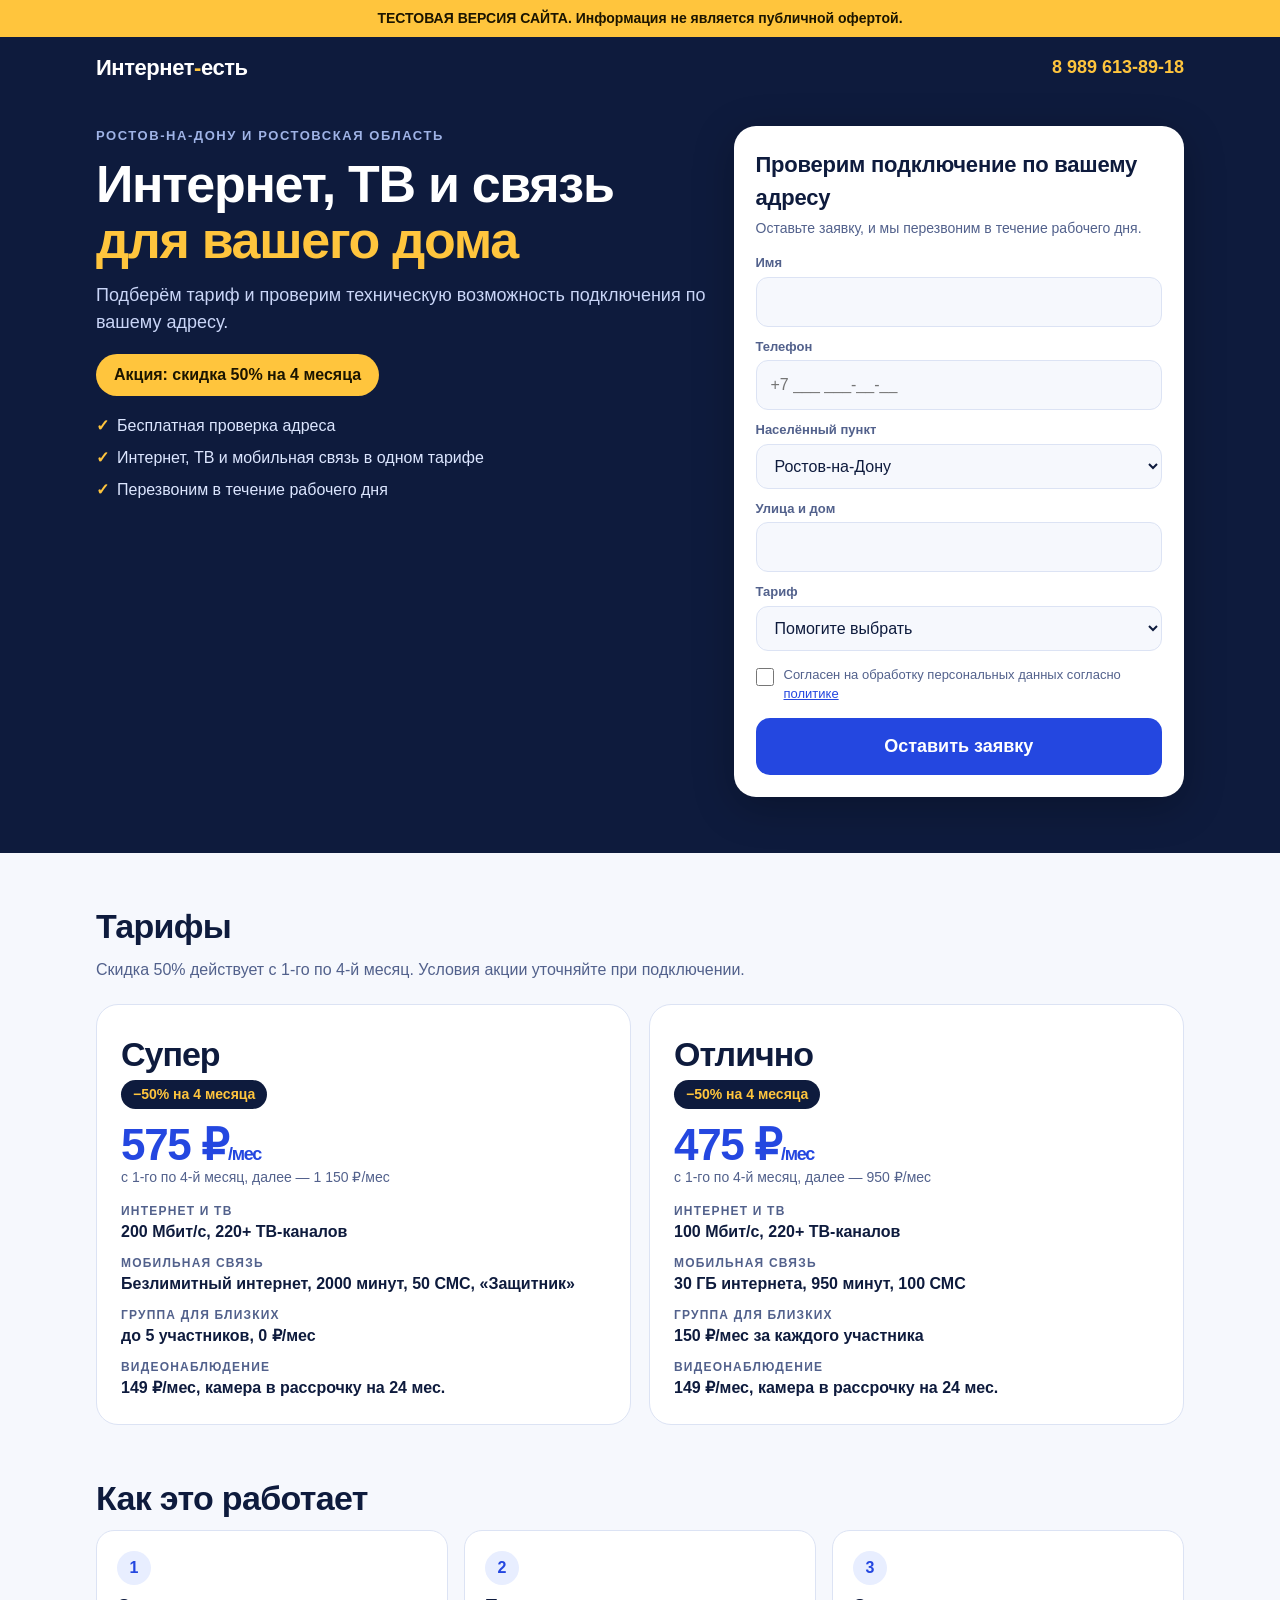
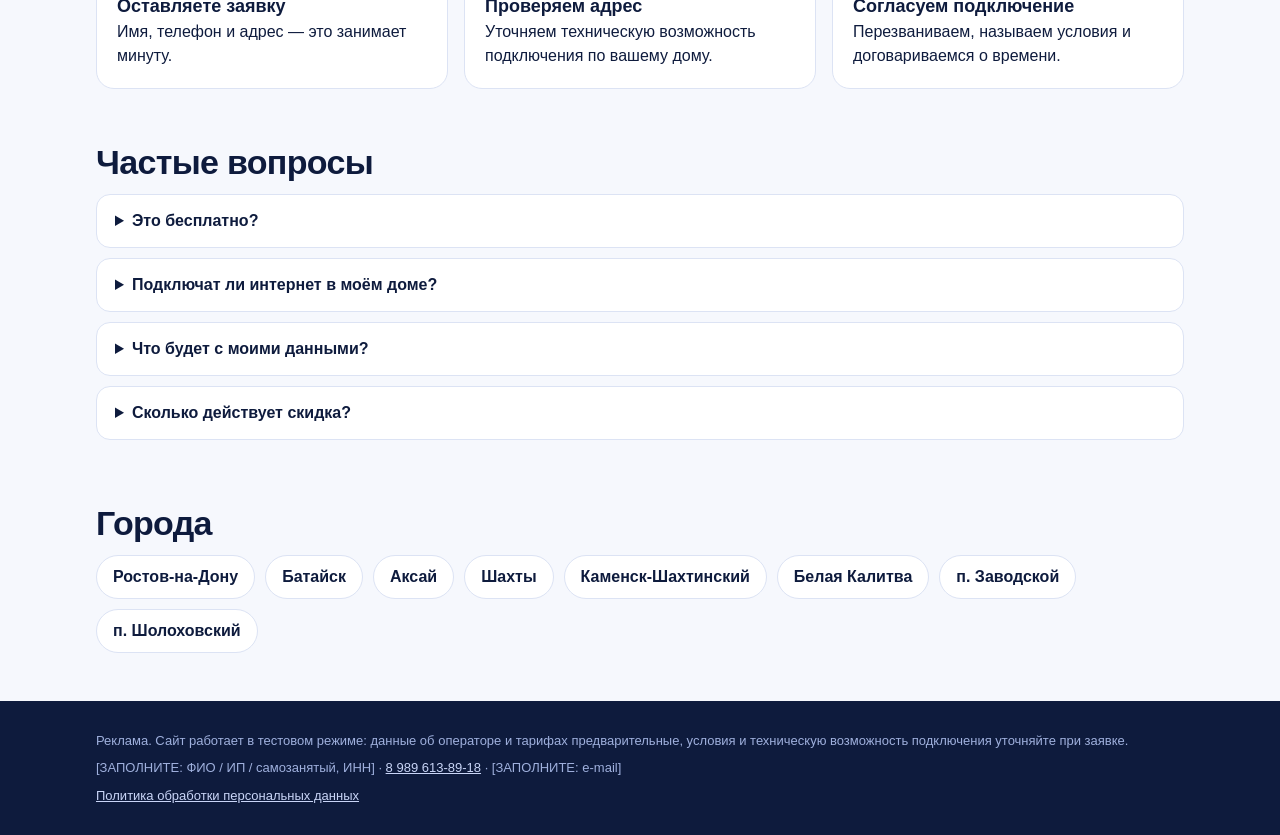
<file: index.html>
<!doctype html><html lang="ru"><head><meta charset="utf-8">
<meta name="viewport" content="width=device-width,initial-scale=1">
<meta name="robots" content="noindex,nofollow">
<title>Домашний интернет и ТВ в Ростове-на-Дону и области — заявка на подключение | Интернет-есть</title><meta name="description" content="Оставьте заявку на подключение домашнего интернета и ТВ в Ростове-на-Дону. Проверим подключение по вашему адресу и перезвоним.">
<link rel="stylesheet" href="style.css"></head><body>
<div class="test">ТЕСТОВАЯ ВЕРСИЯ САЙТА. Информация не является публичной офертой.</div>
<header><div class="wrap"><a class="logo" href="index.html">Интернет<b>-</b>есть</a><a class="tel" href="tel:+79896138918">8 989 613-89-18</a></div></header>
<main>
<section class="hero"><div class="wrap"><div>
<div class="tag">Ростов-на-Дону и Ростовская область</div><h1>Интернет, ТВ и связь<br><span>для вашего дома</span></h1>
<p class="lead">Подберём тариф и проверим техническую возможность подключения по вашему адресу.</p>
<span class="pill">Акция: скидка 50% на 4 месяца</span>
<ul><li>Бесплатная проверка адреса</li><li>Интернет, ТВ и мобильная связь в одном тарифе</li><li>Перезвоним в течение рабочего дня</li></ul></div>
<form class="form" id="lead-form" novalidate>
<h2>Проверим подключение по вашему адресу</h2>
<p class="sub">Оставьте заявку, и мы перезвоним в течение рабочего дня.</p>
<label for="n">Имя</label><input id="n" name="name" type="text" autocomplete="name" required>
<label for="p">Телефон</label><input id="p" name="phone" type="tel" inputmode="tel" autocomplete="tel" placeholder="+7 ___ ___-__-__" required>
<label for="c">Населённый пункт</label><select id="c" name="city"><option selected>Ростов-на-Дону</option><option>Батайск</option><option>Аксай</option><option>Шахты</option><option>Каменск-Шахтинский</option><option>Белая Калитва</option><option>п. Заводской</option><option>п. Шолоховский</option><option>Другой населённый пункт Ростовской области</option></select>
<label for="a">Улица и дом</label><input id="a" name="address" type="text" autocomplete="street-address" required>
<label for="t">Тариф</label><select id="t" name="tariff"><option value="Помогите выбрать">Помогите выбрать</option><option value="Супер">Супер — 575 ₽/мес первые 4 мес.</option><option value="Отлично">Отлично — 475 ₽/мес первые 4 мес.</option></select>
<input class="hp" name="website" type="text" tabindex="-1" autocomplete="off" aria-hidden="true">
<label class="chk"><input type="checkbox" name="consent" value="1"><span>Согласен на обработку персональных данных согласно <a href="politika.html" target="_blank">политике</a></span></label>
<button class="cta" type="submit">Оставить заявку</button>
<div id="msg" class="msg" role="status" aria-live="polite"></div>
</form>
</div></section>
<section class="blk" id="tarify"><div class="wrap"><h2 class="t">Тарифы</h2><p class="sub2">Скидка 50% действует с 1-го по 4-й месяц. Условия акции уточняйте при подключении.</p><div class="cards"><article class="tc"><div><div class="nm">Супер</div><span class="chip">−50% на 4 месяца</span></div>
<div><div class="pr">575&nbsp;₽<small>/мес</small></div><div class="then">с 1-го по 4-й месяц, далее — 1 150&nbsp;₽/мес</div></div><dl><div><dt>Интернет и ТВ</dt><dd>200 Мбит/с, 220+ ТВ‑каналов</dd></div><div><dt>Мобильная связь</dt><dd>Безлимитный интернет, 2000 минут, 50 СМС, «Защитник»</dd></div><div><dt>Группа для близких</dt><dd>до 5 участников, 0 ₽/мес</dd></div><div><dt>Видеонаблюдение</dt><dd>149 ₽/мес, камера в рассрочку на 24 мес.</dd></div></dl></article><article class="tc"><div><div class="nm">Отлично</div><span class="chip">−50% на 4 месяца</span></div>
<div><div class="pr">475&nbsp;₽<small>/мес</small></div><div class="then">с 1-го по 4-й месяц, далее — 950&nbsp;₽/мес</div></div><dl><div><dt>Интернет и ТВ</dt><dd>100 Мбит/с, 220+ ТВ‑каналов</dd></div><div><dt>Мобильная связь</dt><dd>30 ГБ интернета, 950 минут, 100 СМС</dd></div><div><dt>Группа для близких</dt><dd>150 ₽/мес за каждого участника</dd></div><div><dt>Видеонаблюдение</dt><dd>149 ₽/мес, камера в рассрочку на 24 мес.</dd></div></dl></article></div></div></section>
<section class="blk" style="padding-top:0"><div class="wrap"><h2 class="t">Как это работает</h2><div class="steps">
<div class="st"><b>Оставляете заявку</b>Имя, телефон и адрес — это занимает минуту.</div>
<div class="st"><b>Проверяем адрес</b>Уточняем техническую возможность подключения по вашему дому.</div>
<div class="st"><b>Согласуем подключение</b>Перезваниваем, называем условия и договариваемся о времени.</div></div></div></section>
<section class="blk" style="padding-top:0"><div class="wrap"><h2 class="t">Частые вопросы</h2>
<details><summary>Это бесплатно?</summary><p>Заявка и проверка адреса бесплатны. Стоимость услуг указана в тарифах.</p></details>
<details><summary>Подключат ли интернет в моём доме?</summary><p>Зависит от адреса. Мы проверим техническую возможность и сообщим результат по телефону.</p></details>
<details><summary>Что будет с моими данными?</summary><p>Мы используем их только для связи по заявке. Подробнее в <a href="politika.html">политике обработки данных</a>.</p></details>
<details><summary>Сколько действует скидка?</summary><p>Скидка 50% действует с 1-го по 4-й месяц, далее применяется обычная стоимость тарифа.</p></details></div></section>
<section class="blk" style="padding-top:0"><div class="wrap"><h2 class="t">Города</h2><div class="cities"><a href="city-rostov-na-donu.html">Ростов-на-Дону</a><a href="city-bataysk.html">Батайск</a><a href="city-aksay.html">Аксай</a><a href="city-shahty.html">Шахты</a><a href="city-kamensk-shahtinskiy.html">Каменск-Шахтинский</a><a href="city-belaya-kalitva.html">Белая Калитва</a><a href="city-zavodskoy.html">п. Заводской</a><a href="city-sholohovskiy.html">п. Шолоховский</a></div></div></section>
</main>
<footer><div class="wrap"><div>Реклама. Сайт работает в тестовом режиме: данные об операторе и тарифах предварительные, условия и техническую возможность подключения уточняйте при заявке.</div>
<p>[ЗАПОЛНИТЕ: ФИО / ИП / самозанятый, ИНН] · <a href="tel:+79896138918">8 989 613-89-18</a> · [ЗАПОЛНИТЕ: e-mail]</p>
<p><a href="politika.html">Политика обработки персональных данных</a></p></div></footer>
<script src="config.js"></script><script src="app.js"></script>
</body></html>
</file>
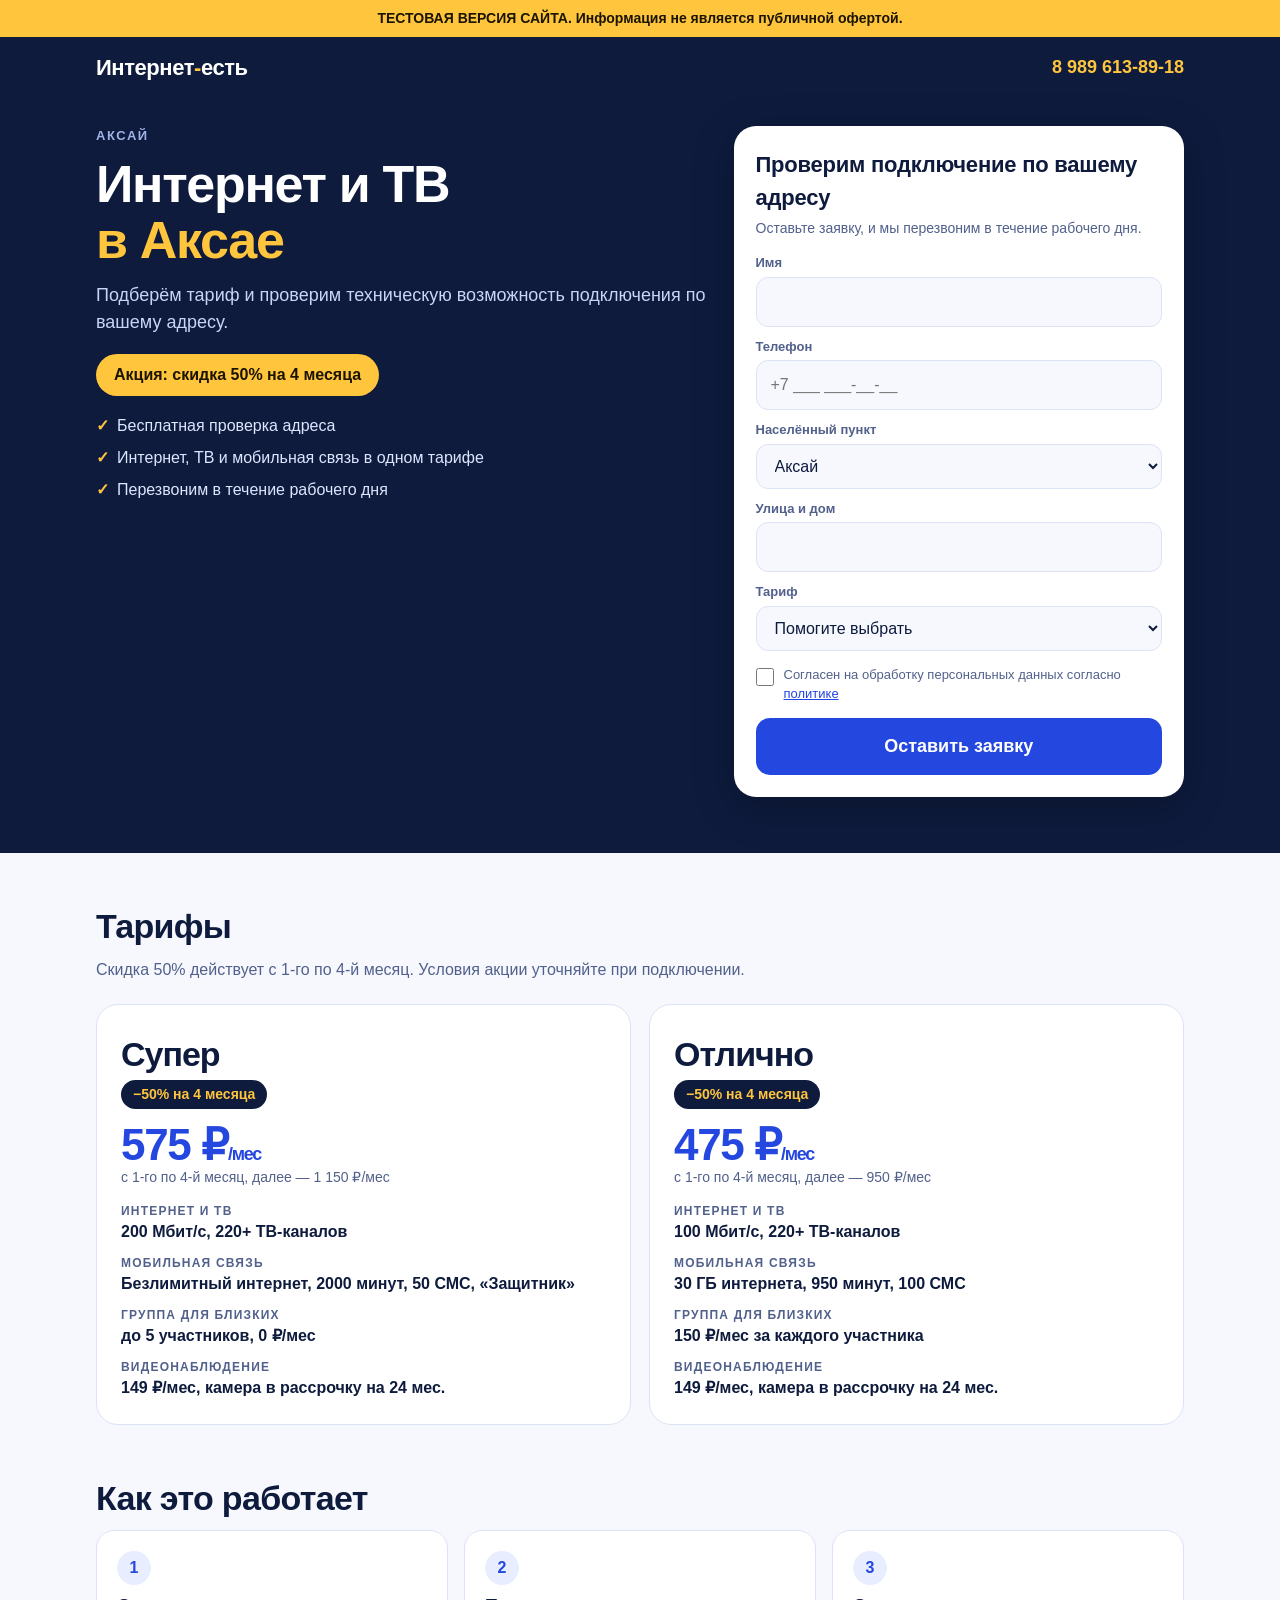
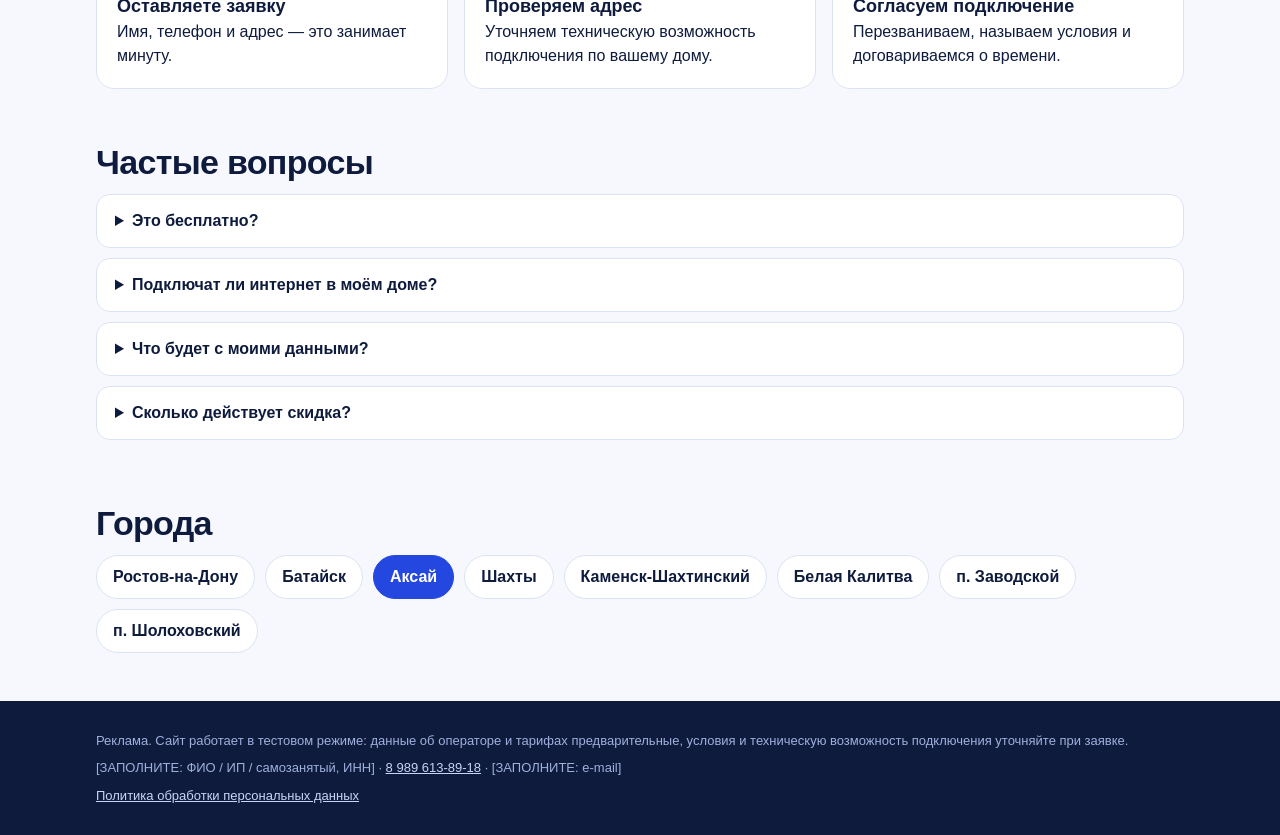
<file: city-aksay.html>
<!doctype html><html lang="ru"><head><meta charset="utf-8">
<meta name="viewport" content="width=device-width,initial-scale=1">
<meta name="robots" content="noindex,nofollow">
<title>Интернет и ТВ в Аксае — заявка на подключение | Интернет-есть</title><meta name="description" content="Оставьте заявку на подключение домашнего интернета и ТВ в Аксае. Проверим подключение по вашему адресу и перезвоним.">
<link rel="stylesheet" href="style.css"></head><body>
<div class="test">ТЕСТОВАЯ ВЕРСИЯ САЙТА. Информация не является публичной офертой.</div>
<header><div class="wrap"><a class="logo" href="index.html">Интернет<b>-</b>есть</a><a class="tel" href="tel:+79896138918">8 989 613-89-18</a></div></header>
<main>
<section class="hero"><div class="wrap"><div>
<div class="tag">Аксай</div><h1>Интернет и ТВ<br><span>в Аксае</span></h1>
<p class="lead">Подберём тариф и проверим техническую возможность подключения по вашему адресу.</p>
<span class="pill">Акция: скидка 50% на 4 месяца</span>
<ul><li>Бесплатная проверка адреса</li><li>Интернет, ТВ и мобильная связь в одном тарифе</li><li>Перезвоним в течение рабочего дня</li></ul></div>
<form class="form" id="lead-form" novalidate>
<h2>Проверим подключение по вашему адресу</h2>
<p class="sub">Оставьте заявку, и мы перезвоним в течение рабочего дня.</p>
<label for="n">Имя</label><input id="n" name="name" type="text" autocomplete="name" required>
<label for="p">Телефон</label><input id="p" name="phone" type="tel" inputmode="tel" autocomplete="tel" placeholder="+7 ___ ___-__-__" required>
<label for="c">Населённый пункт</label><select id="c" name="city"><option>Ростов-на-Дону</option><option>Батайск</option><option selected>Аксай</option><option>Шахты</option><option>Каменск-Шахтинский</option><option>Белая Калитва</option><option>п. Заводской</option><option>п. Шолоховский</option><option>Другой населённый пункт Ростовской области</option></select>
<label for="a">Улица и дом</label><input id="a" name="address" type="text" autocomplete="street-address" required>
<label for="t">Тариф</label><select id="t" name="tariff"><option value="Помогите выбрать">Помогите выбрать</option><option value="Супер">Супер — 575 ₽/мес первые 4 мес.</option><option value="Отлично">Отлично — 475 ₽/мес первые 4 мес.</option></select>
<input class="hp" name="website" type="text" tabindex="-1" autocomplete="off" aria-hidden="true">
<label class="chk"><input type="checkbox" name="consent" value="1"><span>Согласен на обработку персональных данных согласно <a href="politika.html" target="_blank">политике</a></span></label>
<button class="cta" type="submit">Оставить заявку</button>
<div id="msg" class="msg" role="status" aria-live="polite"></div>
</form>
</div></section>
<section class="blk" id="tarify"><div class="wrap"><h2 class="t">Тарифы</h2><p class="sub2">Скидка 50% действует с 1-го по 4-й месяц. Условия акции уточняйте при подключении.</p><div class="cards"><article class="tc"><div><div class="nm">Супер</div><span class="chip">−50% на 4 месяца</span></div>
<div><div class="pr">575&nbsp;₽<small>/мес</small></div><div class="then">с 1-го по 4-й месяц, далее — 1 150&nbsp;₽/мес</div></div><dl><div><dt>Интернет и ТВ</dt><dd>200 Мбит/с, 220+ ТВ‑каналов</dd></div><div><dt>Мобильная связь</dt><dd>Безлимитный интернет, 2000 минут, 50 СМС, «Защитник»</dd></div><div><dt>Группа для близких</dt><dd>до 5 участников, 0 ₽/мес</dd></div><div><dt>Видеонаблюдение</dt><dd>149 ₽/мес, камера в рассрочку на 24 мес.</dd></div></dl></article><article class="tc"><div><div class="nm">Отлично</div><span class="chip">−50% на 4 месяца</span></div>
<div><div class="pr">475&nbsp;₽<small>/мес</small></div><div class="then">с 1-го по 4-й месяц, далее — 950&nbsp;₽/мес</div></div><dl><div><dt>Интернет и ТВ</dt><dd>100 Мбит/с, 220+ ТВ‑каналов</dd></div><div><dt>Мобильная связь</dt><dd>30 ГБ интернета, 950 минут, 100 СМС</dd></div><div><dt>Группа для близких</dt><dd>150 ₽/мес за каждого участника</dd></div><div><dt>Видеонаблюдение</dt><dd>149 ₽/мес, камера в рассрочку на 24 мес.</dd></div></dl></article></div></div></section>
<section class="blk" style="padding-top:0"><div class="wrap"><h2 class="t">Как это работает</h2><div class="steps">
<div class="st"><b>Оставляете заявку</b>Имя, телефон и адрес — это занимает минуту.</div>
<div class="st"><b>Проверяем адрес</b>Уточняем техническую возможность подключения по вашему дому.</div>
<div class="st"><b>Согласуем подключение</b>Перезваниваем, называем условия и договариваемся о времени.</div></div></div></section>
<section class="blk" style="padding-top:0"><div class="wrap"><h2 class="t">Частые вопросы</h2>
<details><summary>Это бесплатно?</summary><p>Заявка и проверка адреса бесплатны. Стоимость услуг указана в тарифах.</p></details>
<details><summary>Подключат ли интернет в моём доме?</summary><p>Зависит от адреса. Мы проверим техническую возможность и сообщим результат по телефону.</p></details>
<details><summary>Что будет с моими данными?</summary><p>Мы используем их только для связи по заявке. Подробнее в <a href="politika.html">политике обработки данных</a>.</p></details>
<details><summary>Сколько действует скидка?</summary><p>Скидка 50% действует с 1-го по 4-й месяц, далее применяется обычная стоимость тарифа.</p></details></div></section>
<section class="blk" style="padding-top:0"><div class="wrap"><h2 class="t">Города</h2><div class="cities"><a href="city-rostov-na-donu.html">Ростов-на-Дону</a><a href="city-bataysk.html">Батайск</a><a href="city-aksay.html" class=cur>Аксай</a><a href="city-shahty.html">Шахты</a><a href="city-kamensk-shahtinskiy.html">Каменск-Шахтинский</a><a href="city-belaya-kalitva.html">Белая Калитва</a><a href="city-zavodskoy.html">п. Заводской</a><a href="city-sholohovskiy.html">п. Шолоховский</a></div></div></section>
</main>
<footer><div class="wrap"><div>Реклама. Сайт работает в тестовом режиме: данные об операторе и тарифах предварительные, условия и техническую возможность подключения уточняйте при заявке.</div>
<p>[ЗАПОЛНИТЕ: ФИО / ИП / самозанятый, ИНН] · <a href="tel:+79896138918">8 989 613-89-18</a> · [ЗАПОЛНИТЕ: e-mail]</p>
<p><a href="politika.html">Политика обработки персональных данных</a></p></div></footer>
<script src="config.js"></script><script src="app.js"></script>
</body></html>
</file>
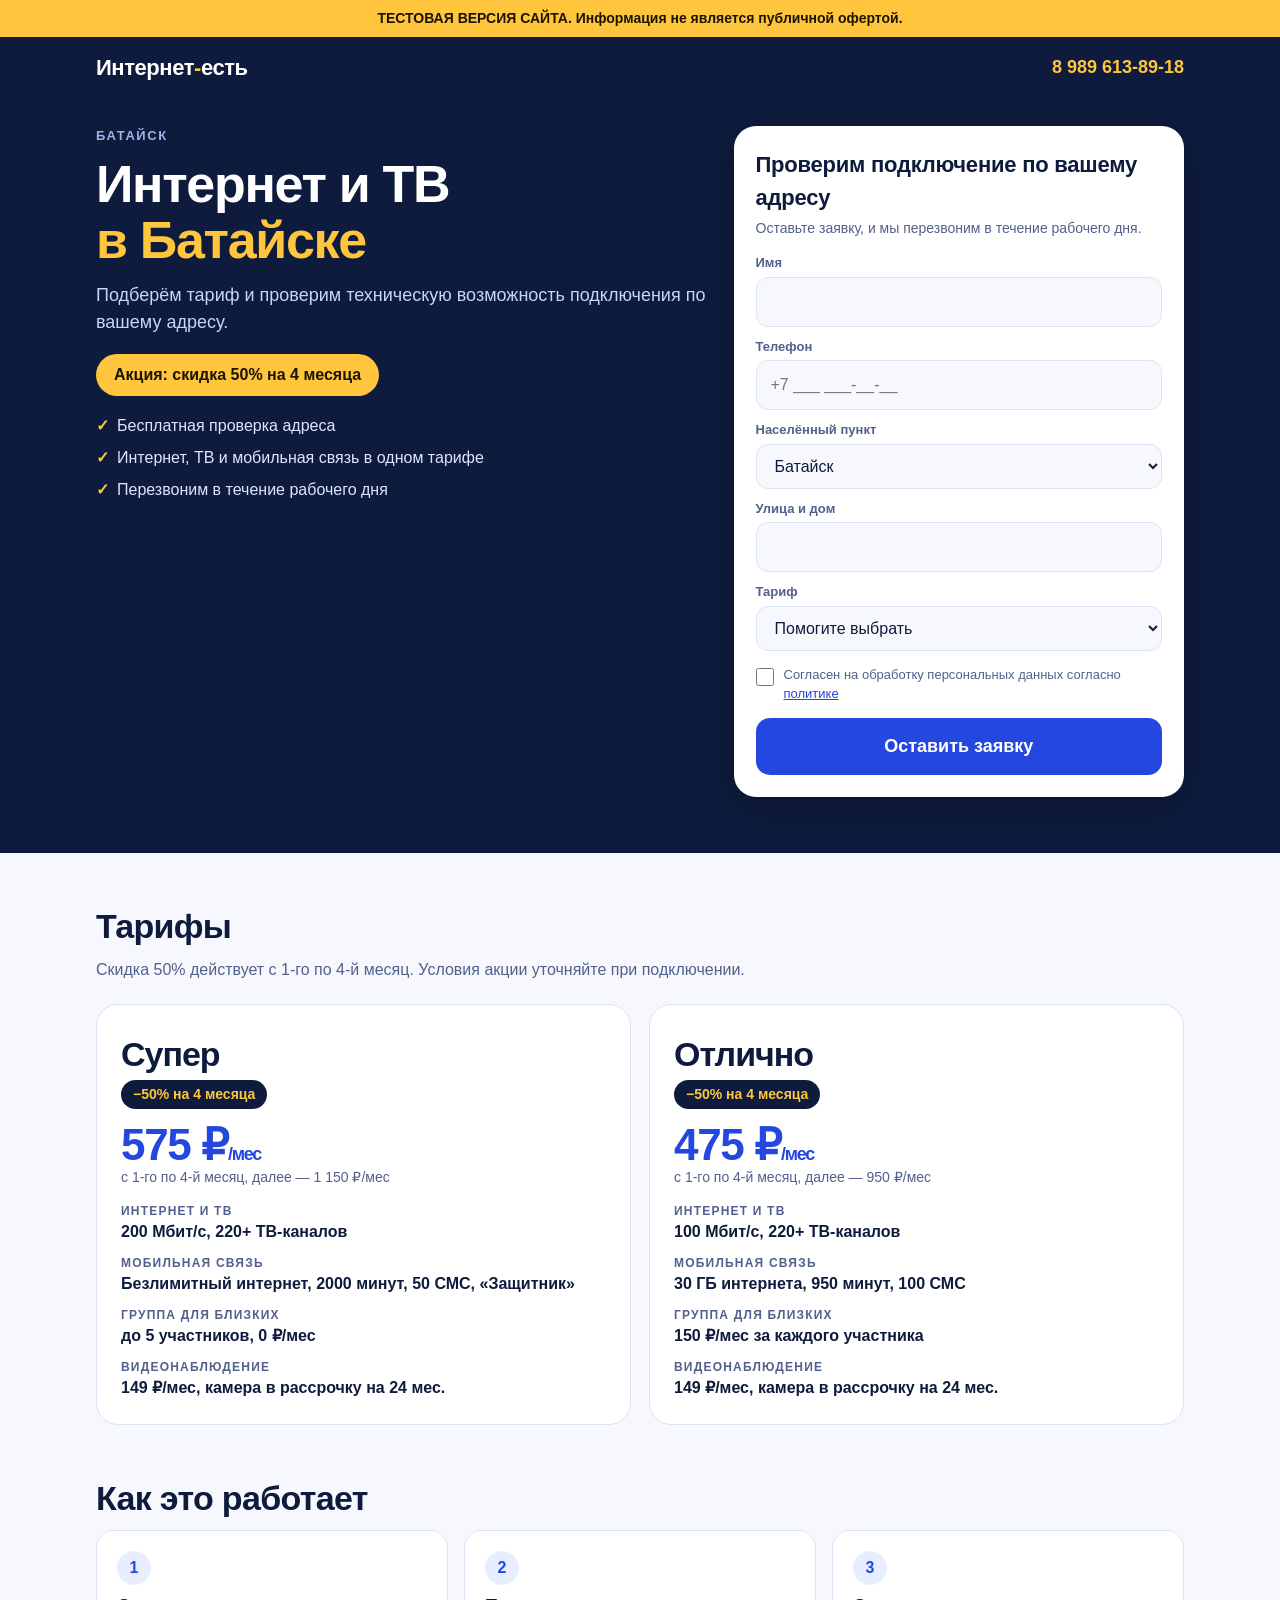
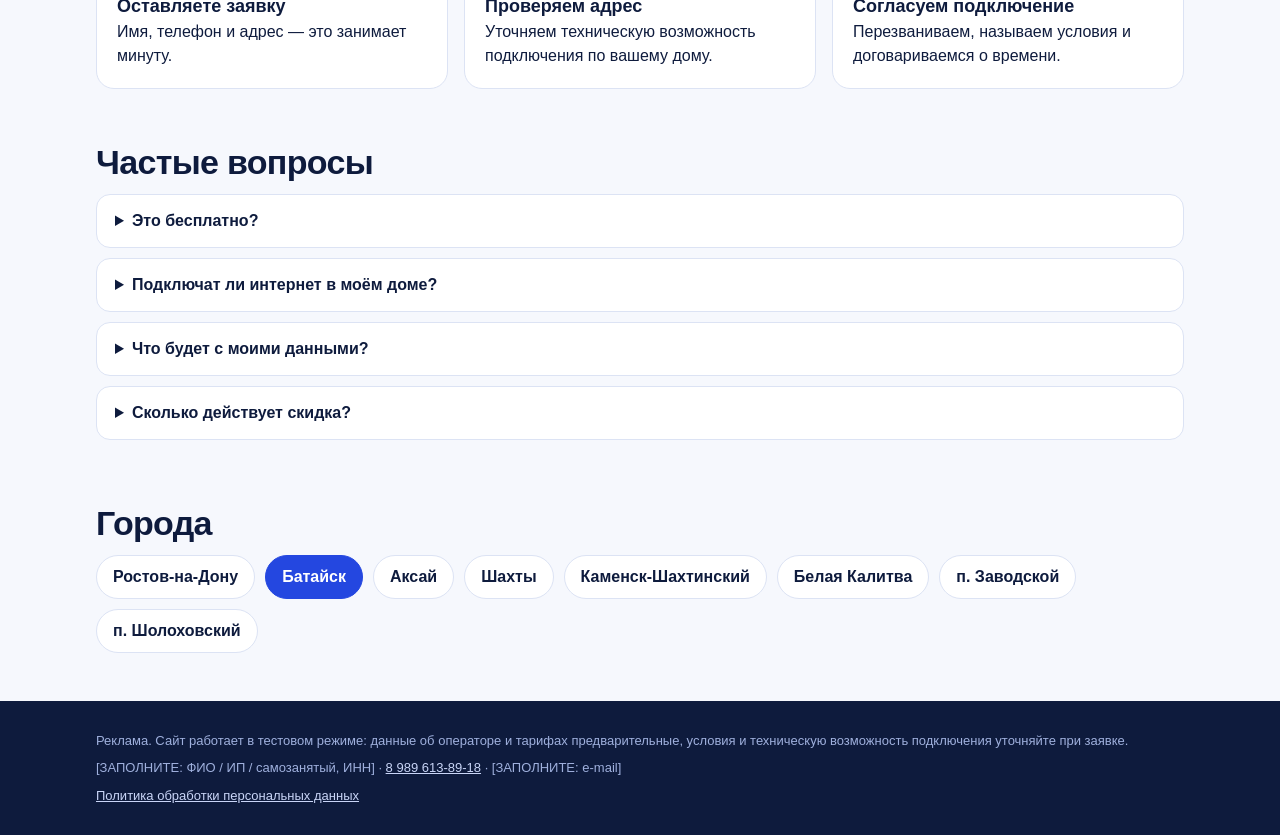
<file: city-bataysk.html>
<!doctype html><html lang="ru"><head><meta charset="utf-8">
<meta name="viewport" content="width=device-width,initial-scale=1">
<meta name="robots" content="noindex,nofollow">
<title>Интернет и ТВ в Батайске — заявка на подключение | Интернет-есть</title><meta name="description" content="Оставьте заявку на подключение домашнего интернета и ТВ в Батайске. Проверим подключение по вашему адресу и перезвоним.">
<link rel="stylesheet" href="style.css"></head><body>
<div class="test">ТЕСТОВАЯ ВЕРСИЯ САЙТА. Информация не является публичной офертой.</div>
<header><div class="wrap"><a class="logo" href="index.html">Интернет<b>-</b>есть</a><a class="tel" href="tel:+79896138918">8 989 613-89-18</a></div></header>
<main>
<section class="hero"><div class="wrap"><div>
<div class="tag">Батайск</div><h1>Интернет и ТВ<br><span>в Батайске</span></h1>
<p class="lead">Подберём тариф и проверим техническую возможность подключения по вашему адресу.</p>
<span class="pill">Акция: скидка 50% на 4 месяца</span>
<ul><li>Бесплатная проверка адреса</li><li>Интернет, ТВ и мобильная связь в одном тарифе</li><li>Перезвоним в течение рабочего дня</li></ul></div>
<form class="form" id="lead-form" novalidate>
<h2>Проверим подключение по вашему адресу</h2>
<p class="sub">Оставьте заявку, и мы перезвоним в течение рабочего дня.</p>
<label for="n">Имя</label><input id="n" name="name" type="text" autocomplete="name" required>
<label for="p">Телефон</label><input id="p" name="phone" type="tel" inputmode="tel" autocomplete="tel" placeholder="+7 ___ ___-__-__" required>
<label for="c">Населённый пункт</label><select id="c" name="city"><option>Ростов-на-Дону</option><option selected>Батайск</option><option>Аксай</option><option>Шахты</option><option>Каменск-Шахтинский</option><option>Белая Калитва</option><option>п. Заводской</option><option>п. Шолоховский</option><option>Другой населённый пункт Ростовской области</option></select>
<label for="a">Улица и дом</label><input id="a" name="address" type="text" autocomplete="street-address" required>
<label for="t">Тариф</label><select id="t" name="tariff"><option value="Помогите выбрать">Помогите выбрать</option><option value="Супер">Супер — 575 ₽/мес первые 4 мес.</option><option value="Отлично">Отлично — 475 ₽/мес первые 4 мес.</option></select>
<input class="hp" name="website" type="text" tabindex="-1" autocomplete="off" aria-hidden="true">
<label class="chk"><input type="checkbox" name="consent" value="1"><span>Согласен на обработку персональных данных согласно <a href="politika.html" target="_blank">политике</a></span></label>
<button class="cta" type="submit">Оставить заявку</button>
<div id="msg" class="msg" role="status" aria-live="polite"></div>
</form>
</div></section>
<section class="blk" id="tarify"><div class="wrap"><h2 class="t">Тарифы</h2><p class="sub2">Скидка 50% действует с 1-го по 4-й месяц. Условия акции уточняйте при подключении.</p><div class="cards"><article class="tc"><div><div class="nm">Супер</div><span class="chip">−50% на 4 месяца</span></div>
<div><div class="pr">575&nbsp;₽<small>/мес</small></div><div class="then">с 1-го по 4-й месяц, далее — 1 150&nbsp;₽/мес</div></div><dl><div><dt>Интернет и ТВ</dt><dd>200 Мбит/с, 220+ ТВ‑каналов</dd></div><div><dt>Мобильная связь</dt><dd>Безлимитный интернет, 2000 минут, 50 СМС, «Защитник»</dd></div><div><dt>Группа для близких</dt><dd>до 5 участников, 0 ₽/мес</dd></div><div><dt>Видеонаблюдение</dt><dd>149 ₽/мес, камера в рассрочку на 24 мес.</dd></div></dl></article><article class="tc"><div><div class="nm">Отлично</div><span class="chip">−50% на 4 месяца</span></div>
<div><div class="pr">475&nbsp;₽<small>/мес</small></div><div class="then">с 1-го по 4-й месяц, далее — 950&nbsp;₽/мес</div></div><dl><div><dt>Интернет и ТВ</dt><dd>100 Мбит/с, 220+ ТВ‑каналов</dd></div><div><dt>Мобильная связь</dt><dd>30 ГБ интернета, 950 минут, 100 СМС</dd></div><div><dt>Группа для близких</dt><dd>150 ₽/мес за каждого участника</dd></div><div><dt>Видеонаблюдение</dt><dd>149 ₽/мес, камера в рассрочку на 24 мес.</dd></div></dl></article></div></div></section>
<section class="blk" style="padding-top:0"><div class="wrap"><h2 class="t">Как это работает</h2><div class="steps">
<div class="st"><b>Оставляете заявку</b>Имя, телефон и адрес — это занимает минуту.</div>
<div class="st"><b>Проверяем адрес</b>Уточняем техническую возможность подключения по вашему дому.</div>
<div class="st"><b>Согласуем подключение</b>Перезваниваем, называем условия и договариваемся о времени.</div></div></div></section>
<section class="blk" style="padding-top:0"><div class="wrap"><h2 class="t">Частые вопросы</h2>
<details><summary>Это бесплатно?</summary><p>Заявка и проверка адреса бесплатны. Стоимость услуг указана в тарифах.</p></details>
<details><summary>Подключат ли интернет в моём доме?</summary><p>Зависит от адреса. Мы проверим техническую возможность и сообщим результат по телефону.</p></details>
<details><summary>Что будет с моими данными?</summary><p>Мы используем их только для связи по заявке. Подробнее в <a href="politika.html">политике обработки данных</a>.</p></details>
<details><summary>Сколько действует скидка?</summary><p>Скидка 50% действует с 1-го по 4-й месяц, далее применяется обычная стоимость тарифа.</p></details></div></section>
<section class="blk" style="padding-top:0"><div class="wrap"><h2 class="t">Города</h2><div class="cities"><a href="city-rostov-na-donu.html">Ростов-на-Дону</a><a href="city-bataysk.html" class=cur>Батайск</a><a href="city-aksay.html">Аксай</a><a href="city-shahty.html">Шахты</a><a href="city-kamensk-shahtinskiy.html">Каменск-Шахтинский</a><a href="city-belaya-kalitva.html">Белая Калитва</a><a href="city-zavodskoy.html">п. Заводской</a><a href="city-sholohovskiy.html">п. Шолоховский</a></div></div></section>
</main>
<footer><div class="wrap"><div>Реклама. Сайт работает в тестовом режиме: данные об операторе и тарифах предварительные, условия и техническую возможность подключения уточняйте при заявке.</div>
<p>[ЗАПОЛНИТЕ: ФИО / ИП / самозанятый, ИНН] · <a href="tel:+79896138918">8 989 613-89-18</a> · [ЗАПОЛНИТЕ: e-mail]</p>
<p><a href="politika.html">Политика обработки персональных данных</a></p></div></footer>
<script src="config.js"></script><script src="app.js"></script>
</body></html>
</file>
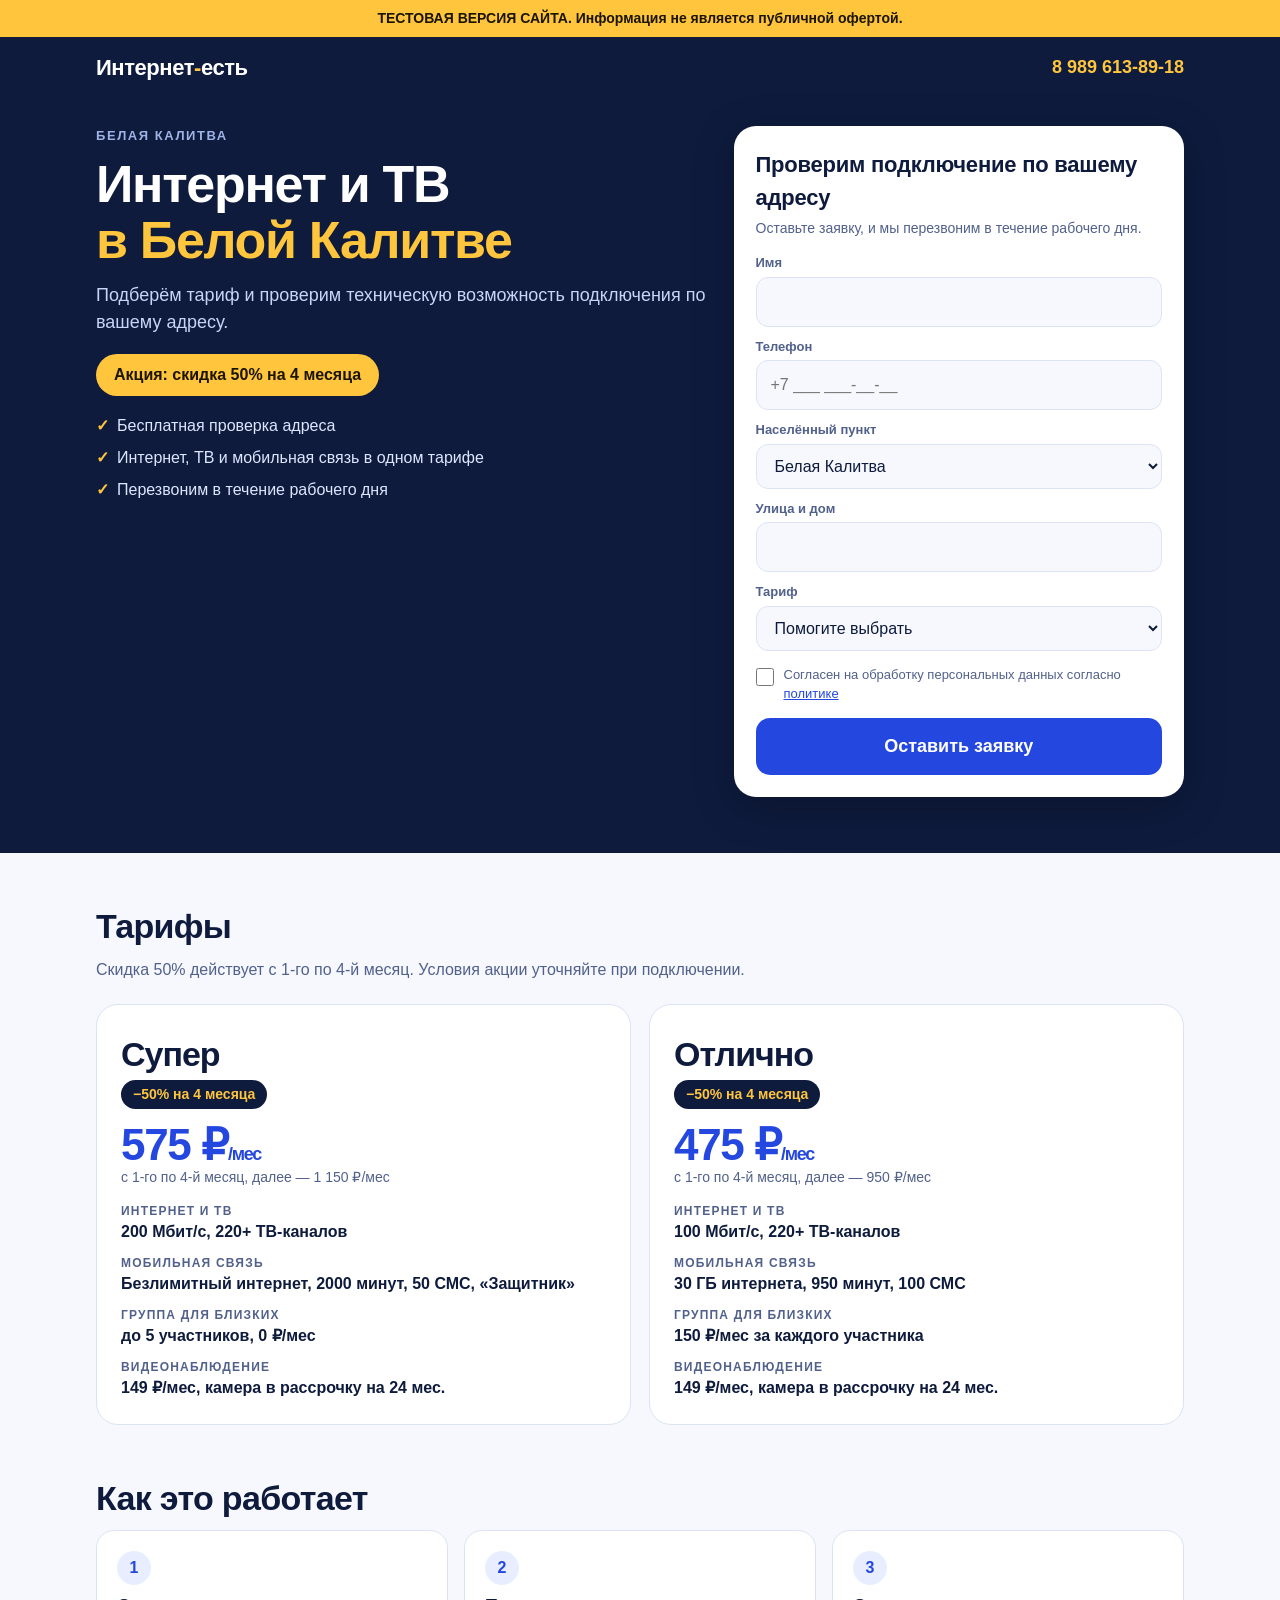
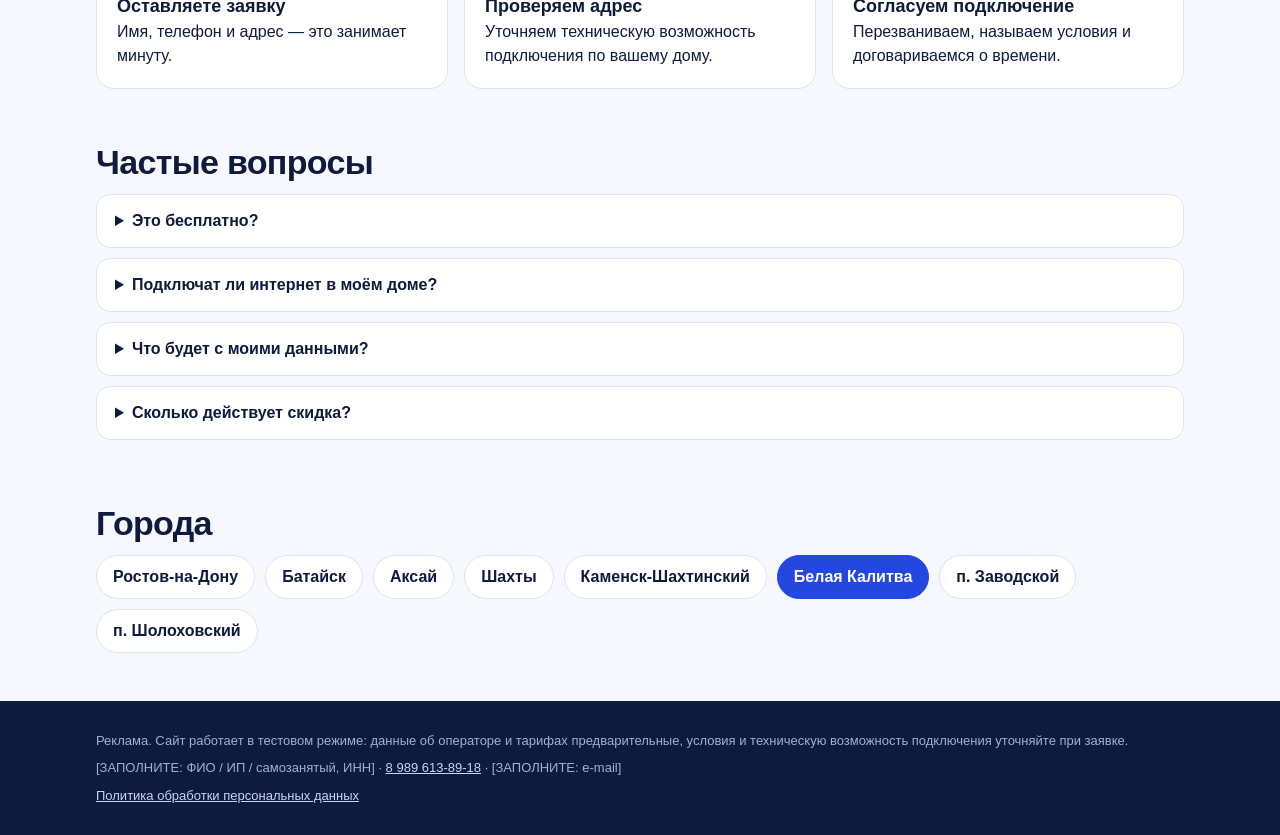
<file: city-belaya-kalitva.html>
<!doctype html><html lang="ru"><head><meta charset="utf-8">
<meta name="viewport" content="width=device-width,initial-scale=1">
<meta name="robots" content="noindex,nofollow">
<title>Интернет и ТВ в Белой Калитве — заявка на подключение | Интернет-есть</title><meta name="description" content="Оставьте заявку на подключение домашнего интернета и ТВ в Белой Калитве. Проверим подключение по вашему адресу и перезвоним.">
<link rel="stylesheet" href="style.css"></head><body>
<div class="test">ТЕСТОВАЯ ВЕРСИЯ САЙТА. Информация не является публичной офертой.</div>
<header><div class="wrap"><a class="logo" href="index.html">Интернет<b>-</b>есть</a><a class="tel" href="tel:+79896138918">8 989 613-89-18</a></div></header>
<main>
<section class="hero"><div class="wrap"><div>
<div class="tag">Белая Калитва</div><h1>Интернет и ТВ<br><span>в Белой Калитве</span></h1>
<p class="lead">Подберём тариф и проверим техническую возможность подключения по вашему адресу.</p>
<span class="pill">Акция: скидка 50% на 4 месяца</span>
<ul><li>Бесплатная проверка адреса</li><li>Интернет, ТВ и мобильная связь в одном тарифе</li><li>Перезвоним в течение рабочего дня</li></ul></div>
<form class="form" id="lead-form" novalidate>
<h2>Проверим подключение по вашему адресу</h2>
<p class="sub">Оставьте заявку, и мы перезвоним в течение рабочего дня.</p>
<label for="n">Имя</label><input id="n" name="name" type="text" autocomplete="name" required>
<label for="p">Телефон</label><input id="p" name="phone" type="tel" inputmode="tel" autocomplete="tel" placeholder="+7 ___ ___-__-__" required>
<label for="c">Населённый пункт</label><select id="c" name="city"><option>Ростов-на-Дону</option><option>Батайск</option><option>Аксай</option><option>Шахты</option><option>Каменск-Шахтинский</option><option selected>Белая Калитва</option><option>п. Заводской</option><option>п. Шолоховский</option><option>Другой населённый пункт Ростовской области</option></select>
<label for="a">Улица и дом</label><input id="a" name="address" type="text" autocomplete="street-address" required>
<label for="t">Тариф</label><select id="t" name="tariff"><option value="Помогите выбрать">Помогите выбрать</option><option value="Супер">Супер — 575 ₽/мес первые 4 мес.</option><option value="Отлично">Отлично — 475 ₽/мес первые 4 мес.</option></select>
<input class="hp" name="website" type="text" tabindex="-1" autocomplete="off" aria-hidden="true">
<label class="chk"><input type="checkbox" name="consent" value="1"><span>Согласен на обработку персональных данных согласно <a href="politika.html" target="_blank">политике</a></span></label>
<button class="cta" type="submit">Оставить заявку</button>
<div id="msg" class="msg" role="status" aria-live="polite"></div>
</form>
</div></section>
<section class="blk" id="tarify"><div class="wrap"><h2 class="t">Тарифы</h2><p class="sub2">Скидка 50% действует с 1-го по 4-й месяц. Условия акции уточняйте при подключении.</p><div class="cards"><article class="tc"><div><div class="nm">Супер</div><span class="chip">−50% на 4 месяца</span></div>
<div><div class="pr">575&nbsp;₽<small>/мес</small></div><div class="then">с 1-го по 4-й месяц, далее — 1 150&nbsp;₽/мес</div></div><dl><div><dt>Интернет и ТВ</dt><dd>200 Мбит/с, 220+ ТВ‑каналов</dd></div><div><dt>Мобильная связь</dt><dd>Безлимитный интернет, 2000 минут, 50 СМС, «Защитник»</dd></div><div><dt>Группа для близких</dt><dd>до 5 участников, 0 ₽/мес</dd></div><div><dt>Видеонаблюдение</dt><dd>149 ₽/мес, камера в рассрочку на 24 мес.</dd></div></dl></article><article class="tc"><div><div class="nm">Отлично</div><span class="chip">−50% на 4 месяца</span></div>
<div><div class="pr">475&nbsp;₽<small>/мес</small></div><div class="then">с 1-го по 4-й месяц, далее — 950&nbsp;₽/мес</div></div><dl><div><dt>Интернет и ТВ</dt><dd>100 Мбит/с, 220+ ТВ‑каналов</dd></div><div><dt>Мобильная связь</dt><dd>30 ГБ интернета, 950 минут, 100 СМС</dd></div><div><dt>Группа для близких</dt><dd>150 ₽/мес за каждого участника</dd></div><div><dt>Видеонаблюдение</dt><dd>149 ₽/мес, камера в рассрочку на 24 мес.</dd></div></dl></article></div></div></section>
<section class="blk" style="padding-top:0"><div class="wrap"><h2 class="t">Как это работает</h2><div class="steps">
<div class="st"><b>Оставляете заявку</b>Имя, телефон и адрес — это занимает минуту.</div>
<div class="st"><b>Проверяем адрес</b>Уточняем техническую возможность подключения по вашему дому.</div>
<div class="st"><b>Согласуем подключение</b>Перезваниваем, называем условия и договариваемся о времени.</div></div></div></section>
<section class="blk" style="padding-top:0"><div class="wrap"><h2 class="t">Частые вопросы</h2>
<details><summary>Это бесплатно?</summary><p>Заявка и проверка адреса бесплатны. Стоимость услуг указана в тарифах.</p></details>
<details><summary>Подключат ли интернет в моём доме?</summary><p>Зависит от адреса. Мы проверим техническую возможность и сообщим результат по телефону.</p></details>
<details><summary>Что будет с моими данными?</summary><p>Мы используем их только для связи по заявке. Подробнее в <a href="politika.html">политике обработки данных</a>.</p></details>
<details><summary>Сколько действует скидка?</summary><p>Скидка 50% действует с 1-го по 4-й месяц, далее применяется обычная стоимость тарифа.</p></details></div></section>
<section class="blk" style="padding-top:0"><div class="wrap"><h2 class="t">Города</h2><div class="cities"><a href="city-rostov-na-donu.html">Ростов-на-Дону</a><a href="city-bataysk.html">Батайск</a><a href="city-aksay.html">Аксай</a><a href="city-shahty.html">Шахты</a><a href="city-kamensk-shahtinskiy.html">Каменск-Шахтинский</a><a href="city-belaya-kalitva.html" class=cur>Белая Калитва</a><a href="city-zavodskoy.html">п. Заводской</a><a href="city-sholohovskiy.html">п. Шолоховский</a></div></div></section>
</main>
<footer><div class="wrap"><div>Реклама. Сайт работает в тестовом режиме: данные об операторе и тарифах предварительные, условия и техническую возможность подключения уточняйте при заявке.</div>
<p>[ЗАПОЛНИТЕ: ФИО / ИП / самозанятый, ИНН] · <a href="tel:+79896138918">8 989 613-89-18</a> · [ЗАПОЛНИТЕ: e-mail]</p>
<p><a href="politika.html">Политика обработки персональных данных</a></p></div></footer>
<script src="config.js"></script><script src="app.js"></script>
</body></html>
</file>
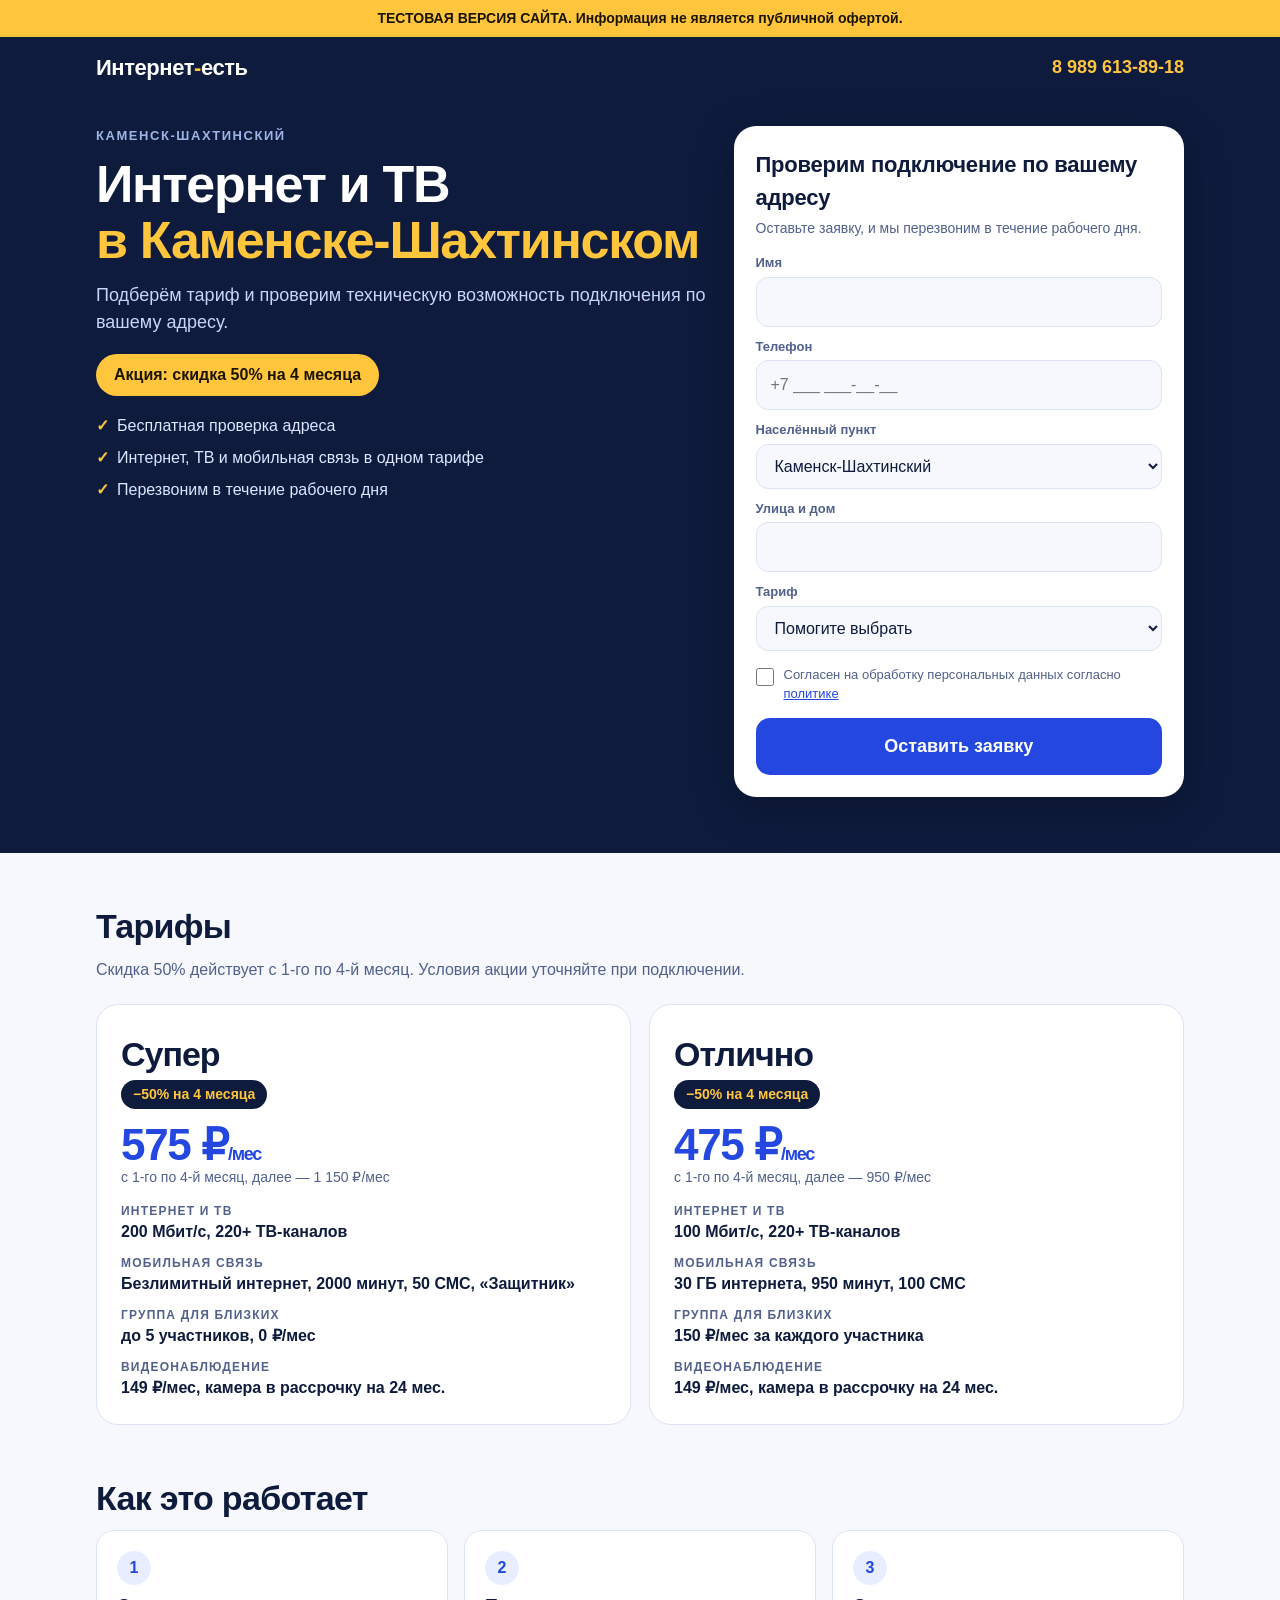
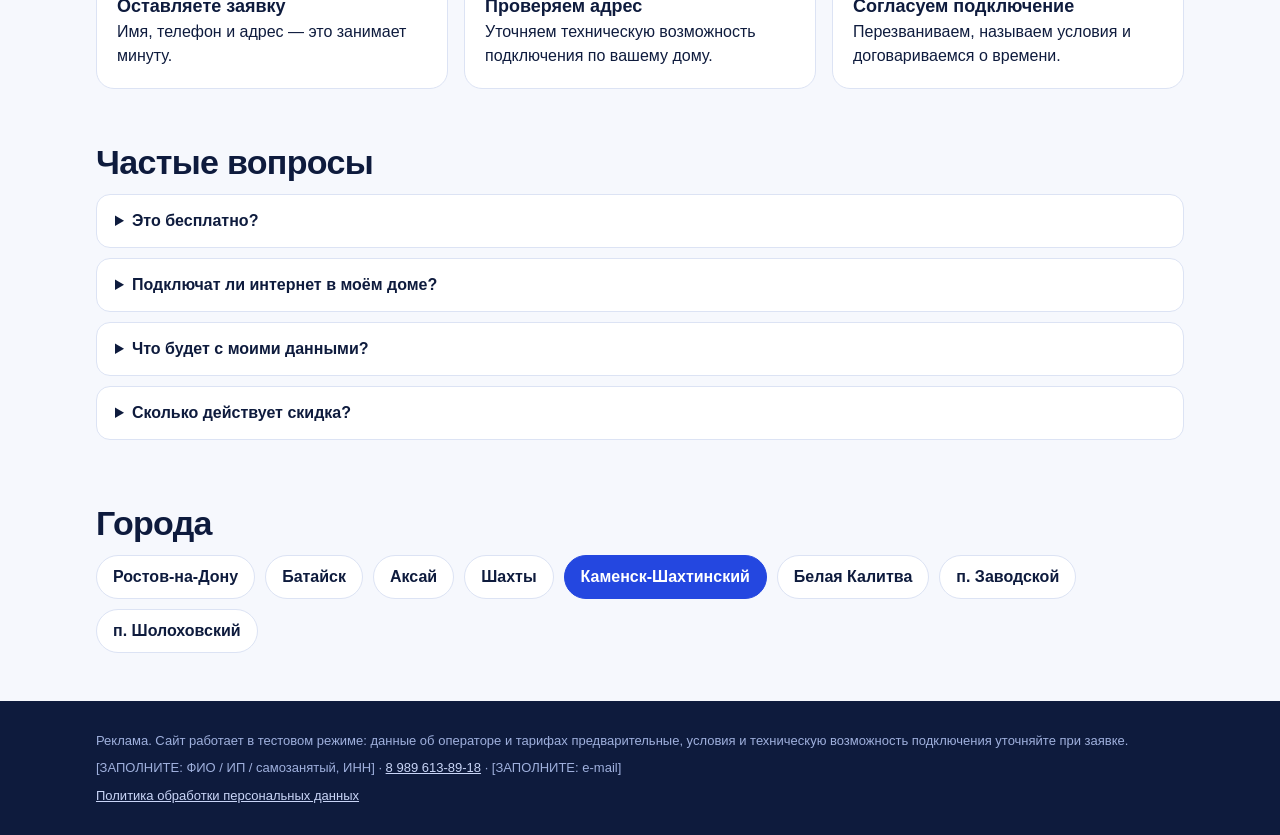
<file: city-kamensk-shahtinskiy.html>
<!doctype html><html lang="ru"><head><meta charset="utf-8">
<meta name="viewport" content="width=device-width,initial-scale=1">
<meta name="robots" content="noindex,nofollow">
<title>Интернет и ТВ в Каменске-Шахтинском — заявка на подключение | Интернет-есть</title><meta name="description" content="Оставьте заявку на подключение домашнего интернета и ТВ в Каменске-Шахтинском. Проверим подключение по вашему адресу и перезвоним.">
<link rel="stylesheet" href="style.css"></head><body>
<div class="test">ТЕСТОВАЯ ВЕРСИЯ САЙТА. Информация не является публичной офертой.</div>
<header><div class="wrap"><a class="logo" href="index.html">Интернет<b>-</b>есть</a><a class="tel" href="tel:+79896138918">8 989 613-89-18</a></div></header>
<main>
<section class="hero"><div class="wrap"><div>
<div class="tag">Каменск-Шахтинский</div><h1>Интернет и ТВ<br><span>в Каменске-Шахтинском</span></h1>
<p class="lead">Подберём тариф и проверим техническую возможность подключения по вашему адресу.</p>
<span class="pill">Акция: скидка 50% на 4 месяца</span>
<ul><li>Бесплатная проверка адреса</li><li>Интернет, ТВ и мобильная связь в одном тарифе</li><li>Перезвоним в течение рабочего дня</li></ul></div>
<form class="form" id="lead-form" novalidate>
<h2>Проверим подключение по вашему адресу</h2>
<p class="sub">Оставьте заявку, и мы перезвоним в течение рабочего дня.</p>
<label for="n">Имя</label><input id="n" name="name" type="text" autocomplete="name" required>
<label for="p">Телефон</label><input id="p" name="phone" type="tel" inputmode="tel" autocomplete="tel" placeholder="+7 ___ ___-__-__" required>
<label for="c">Населённый пункт</label><select id="c" name="city"><option>Ростов-на-Дону</option><option>Батайск</option><option>Аксай</option><option>Шахты</option><option selected>Каменск-Шахтинский</option><option>Белая Калитва</option><option>п. Заводской</option><option>п. Шолоховский</option><option>Другой населённый пункт Ростовской области</option></select>
<label for="a">Улица и дом</label><input id="a" name="address" type="text" autocomplete="street-address" required>
<label for="t">Тариф</label><select id="t" name="tariff"><option value="Помогите выбрать">Помогите выбрать</option><option value="Супер">Супер — 575 ₽/мес первые 4 мес.</option><option value="Отлично">Отлично — 475 ₽/мес первые 4 мес.</option></select>
<input class="hp" name="website" type="text" tabindex="-1" autocomplete="off" aria-hidden="true">
<label class="chk"><input type="checkbox" name="consent" value="1"><span>Согласен на обработку персональных данных согласно <a href="politika.html" target="_blank">политике</a></span></label>
<button class="cta" type="submit">Оставить заявку</button>
<div id="msg" class="msg" role="status" aria-live="polite"></div>
</form>
</div></section>
<section class="blk" id="tarify"><div class="wrap"><h2 class="t">Тарифы</h2><p class="sub2">Скидка 50% действует с 1-го по 4-й месяц. Условия акции уточняйте при подключении.</p><div class="cards"><article class="tc"><div><div class="nm">Супер</div><span class="chip">−50% на 4 месяца</span></div>
<div><div class="pr">575&nbsp;₽<small>/мес</small></div><div class="then">с 1-го по 4-й месяц, далее — 1 150&nbsp;₽/мес</div></div><dl><div><dt>Интернет и ТВ</dt><dd>200 Мбит/с, 220+ ТВ‑каналов</dd></div><div><dt>Мобильная связь</dt><dd>Безлимитный интернет, 2000 минут, 50 СМС, «Защитник»</dd></div><div><dt>Группа для близких</dt><dd>до 5 участников, 0 ₽/мес</dd></div><div><dt>Видеонаблюдение</dt><dd>149 ₽/мес, камера в рассрочку на 24 мес.</dd></div></dl></article><article class="tc"><div><div class="nm">Отлично</div><span class="chip">−50% на 4 месяца</span></div>
<div><div class="pr">475&nbsp;₽<small>/мес</small></div><div class="then">с 1-го по 4-й месяц, далее — 950&nbsp;₽/мес</div></div><dl><div><dt>Интернет и ТВ</dt><dd>100 Мбит/с, 220+ ТВ‑каналов</dd></div><div><dt>Мобильная связь</dt><dd>30 ГБ интернета, 950 минут, 100 СМС</dd></div><div><dt>Группа для близких</dt><dd>150 ₽/мес за каждого участника</dd></div><div><dt>Видеонаблюдение</dt><dd>149 ₽/мес, камера в рассрочку на 24 мес.</dd></div></dl></article></div></div></section>
<section class="blk" style="padding-top:0"><div class="wrap"><h2 class="t">Как это работает</h2><div class="steps">
<div class="st"><b>Оставляете заявку</b>Имя, телефон и адрес — это занимает минуту.</div>
<div class="st"><b>Проверяем адрес</b>Уточняем техническую возможность подключения по вашему дому.</div>
<div class="st"><b>Согласуем подключение</b>Перезваниваем, называем условия и договариваемся о времени.</div></div></div></section>
<section class="blk" style="padding-top:0"><div class="wrap"><h2 class="t">Частые вопросы</h2>
<details><summary>Это бесплатно?</summary><p>Заявка и проверка адреса бесплатны. Стоимость услуг указана в тарифах.</p></details>
<details><summary>Подключат ли интернет в моём доме?</summary><p>Зависит от адреса. Мы проверим техническую возможность и сообщим результат по телефону.</p></details>
<details><summary>Что будет с моими данными?</summary><p>Мы используем их только для связи по заявке. Подробнее в <a href="politika.html">политике обработки данных</a>.</p></details>
<details><summary>Сколько действует скидка?</summary><p>Скидка 50% действует с 1-го по 4-й месяц, далее применяется обычная стоимость тарифа.</p></details></div></section>
<section class="blk" style="padding-top:0"><div class="wrap"><h2 class="t">Города</h2><div class="cities"><a href="city-rostov-na-donu.html">Ростов-на-Дону</a><a href="city-bataysk.html">Батайск</a><a href="city-aksay.html">Аксай</a><a href="city-shahty.html">Шахты</a><a href="city-kamensk-shahtinskiy.html" class=cur>Каменск-Шахтинский</a><a href="city-belaya-kalitva.html">Белая Калитва</a><a href="city-zavodskoy.html">п. Заводской</a><a href="city-sholohovskiy.html">п. Шолоховский</a></div></div></section>
</main>
<footer><div class="wrap"><div>Реклама. Сайт работает в тестовом режиме: данные об операторе и тарифах предварительные, условия и техническую возможность подключения уточняйте при заявке.</div>
<p>[ЗАПОЛНИТЕ: ФИО / ИП / самозанятый, ИНН] · <a href="tel:+79896138918">8 989 613-89-18</a> · [ЗАПОЛНИТЕ: e-mail]</p>
<p><a href="politika.html">Политика обработки персональных данных</a></p></div></footer>
<script src="config.js"></script><script src="app.js"></script>
</body></html>
</file>
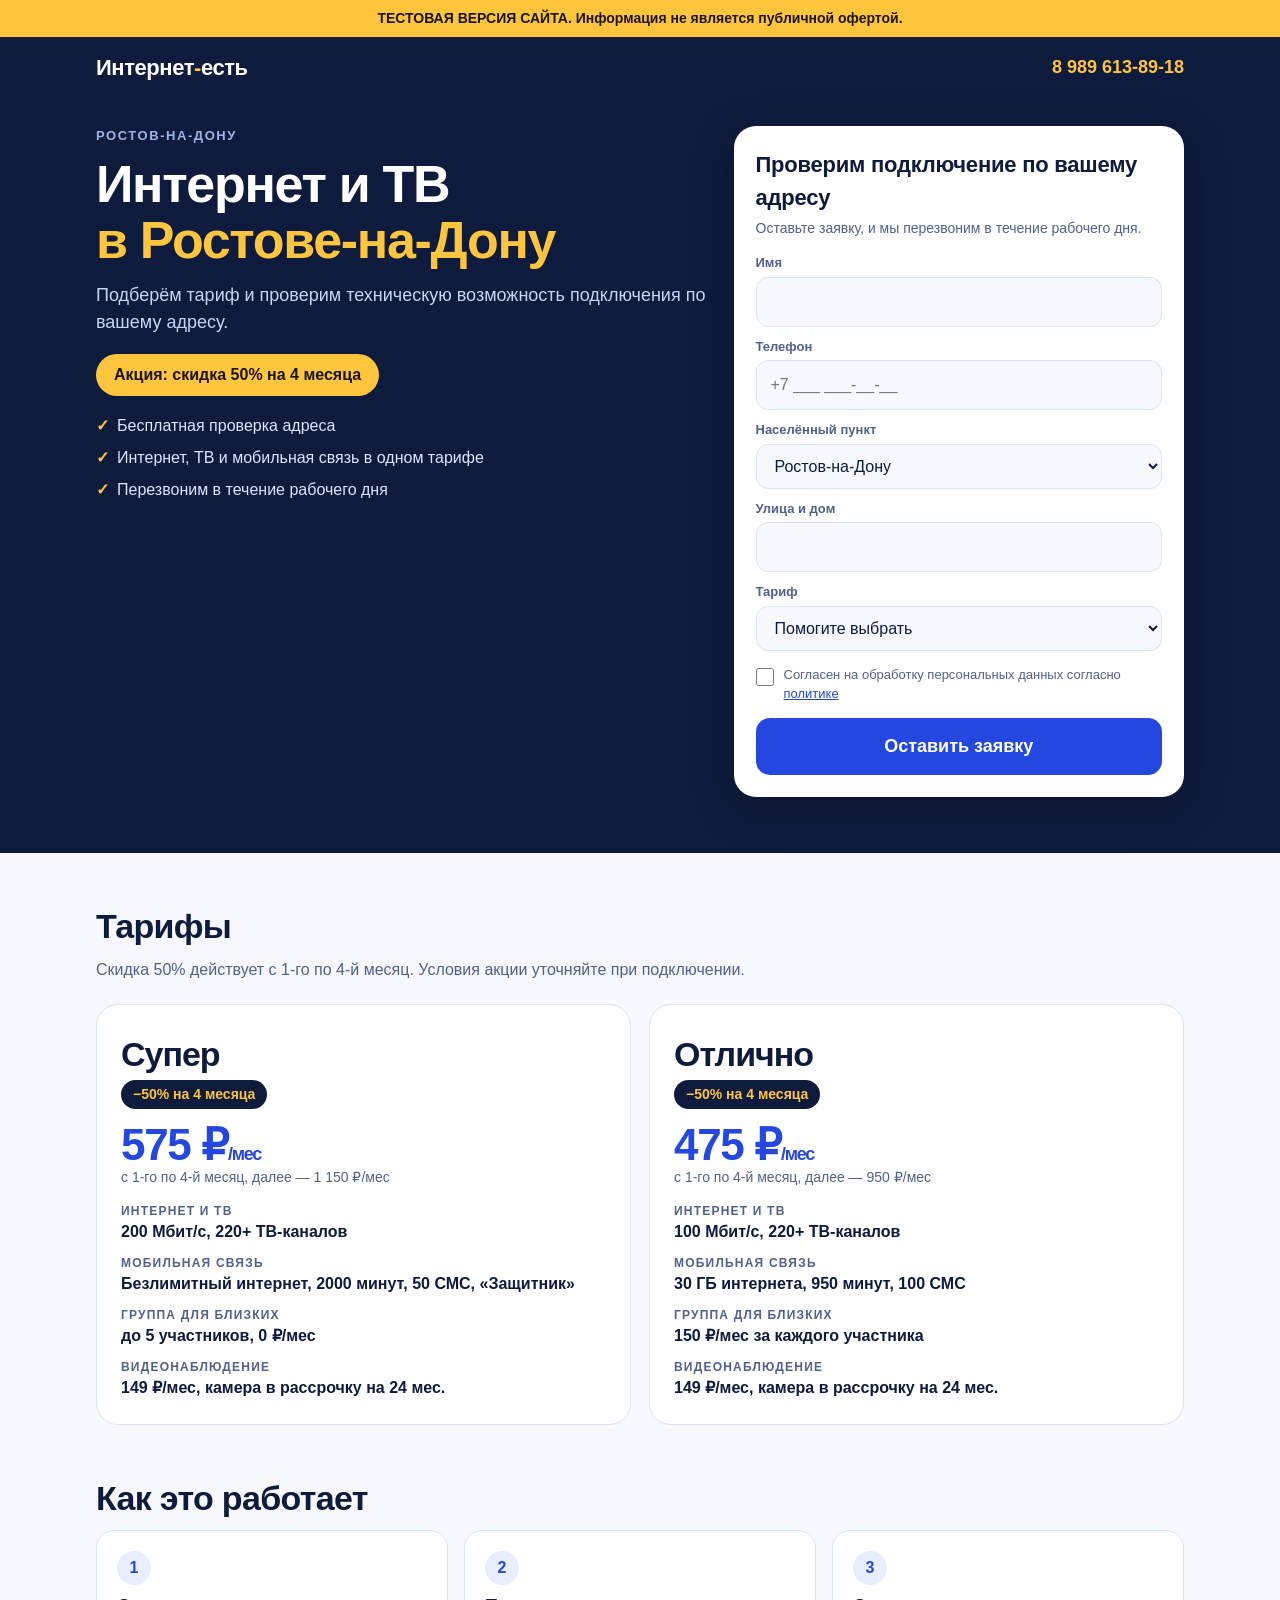
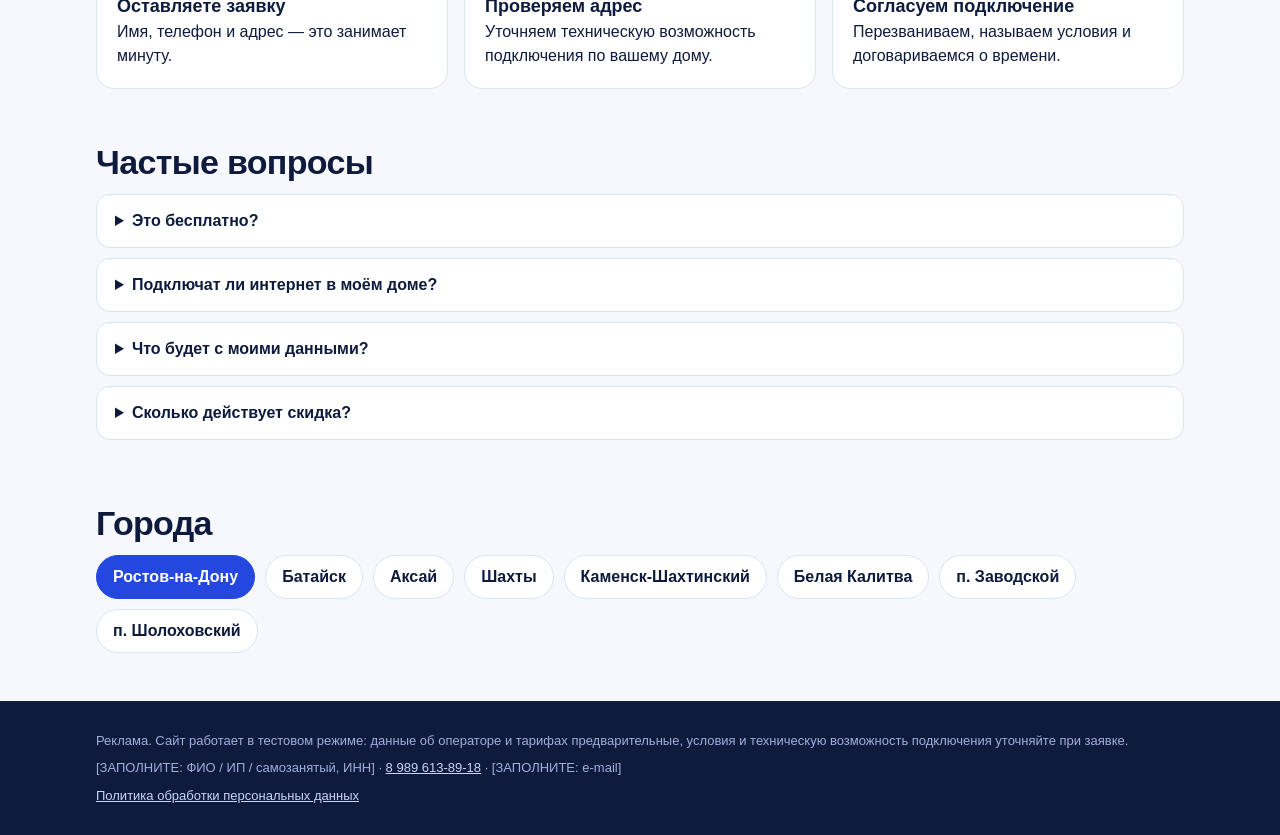
<file: city-rostov-na-donu.html>
<!doctype html><html lang="ru"><head><meta charset="utf-8">
<meta name="viewport" content="width=device-width,initial-scale=1">
<meta name="robots" content="noindex,nofollow">
<title>Интернет и ТВ в Ростове-на-Дону — заявка на подключение | Интернет-есть</title><meta name="description" content="Оставьте заявку на подключение домашнего интернета и ТВ в Ростове-на-Дону. Проверим подключение по вашему адресу и перезвоним.">
<link rel="stylesheet" href="style.css"></head><body>
<div class="test">ТЕСТОВАЯ ВЕРСИЯ САЙТА. Информация не является публичной офертой.</div>
<header><div class="wrap"><a class="logo" href="index.html">Интернет<b>-</b>есть</a><a class="tel" href="tel:+79896138918">8 989 613-89-18</a></div></header>
<main>
<section class="hero"><div class="wrap"><div>
<div class="tag">Ростов-на-Дону</div><h1>Интернет и ТВ<br><span>в Ростове-на-Дону</span></h1>
<p class="lead">Подберём тариф и проверим техническую возможность подключения по вашему адресу.</p>
<span class="pill">Акция: скидка 50% на 4 месяца</span>
<ul><li>Бесплатная проверка адреса</li><li>Интернет, ТВ и мобильная связь в одном тарифе</li><li>Перезвоним в течение рабочего дня</li></ul></div>
<form class="form" id="lead-form" novalidate>
<h2>Проверим подключение по вашему адресу</h2>
<p class="sub">Оставьте заявку, и мы перезвоним в течение рабочего дня.</p>
<label for="n">Имя</label><input id="n" name="name" type="text" autocomplete="name" required>
<label for="p">Телефон</label><input id="p" name="phone" type="tel" inputmode="tel" autocomplete="tel" placeholder="+7 ___ ___-__-__" required>
<label for="c">Населённый пункт</label><select id="c" name="city"><option selected>Ростов-на-Дону</option><option>Батайск</option><option>Аксай</option><option>Шахты</option><option>Каменск-Шахтинский</option><option>Белая Калитва</option><option>п. Заводской</option><option>п. Шолоховский</option><option>Другой населённый пункт Ростовской области</option></select>
<label for="a">Улица и дом</label><input id="a" name="address" type="text" autocomplete="street-address" required>
<label for="t">Тариф</label><select id="t" name="tariff"><option value="Помогите выбрать">Помогите выбрать</option><option value="Супер">Супер — 575 ₽/мес первые 4 мес.</option><option value="Отлично">Отлично — 475 ₽/мес первые 4 мес.</option></select>
<input class="hp" name="website" type="text" tabindex="-1" autocomplete="off" aria-hidden="true">
<label class="chk"><input type="checkbox" name="consent" value="1"><span>Согласен на обработку персональных данных согласно <a href="politika.html" target="_blank">политике</a></span></label>
<button class="cta" type="submit">Оставить заявку</button>
<div id="msg" class="msg" role="status" aria-live="polite"></div>
</form>
</div></section>
<section class="blk" id="tarify"><div class="wrap"><h2 class="t">Тарифы</h2><p class="sub2">Скидка 50% действует с 1-го по 4-й месяц. Условия акции уточняйте при подключении.</p><div class="cards"><article class="tc"><div><div class="nm">Супер</div><span class="chip">−50% на 4 месяца</span></div>
<div><div class="pr">575&nbsp;₽<small>/мес</small></div><div class="then">с 1-го по 4-й месяц, далее — 1 150&nbsp;₽/мес</div></div><dl><div><dt>Интернет и ТВ</dt><dd>200 Мбит/с, 220+ ТВ‑каналов</dd></div><div><dt>Мобильная связь</dt><dd>Безлимитный интернет, 2000 минут, 50 СМС, «Защитник»</dd></div><div><dt>Группа для близких</dt><dd>до 5 участников, 0 ₽/мес</dd></div><div><dt>Видеонаблюдение</dt><dd>149 ₽/мес, камера в рассрочку на 24 мес.</dd></div></dl></article><article class="tc"><div><div class="nm">Отлично</div><span class="chip">−50% на 4 месяца</span></div>
<div><div class="pr">475&nbsp;₽<small>/мес</small></div><div class="then">с 1-го по 4-й месяц, далее — 950&nbsp;₽/мес</div></div><dl><div><dt>Интернет и ТВ</dt><dd>100 Мбит/с, 220+ ТВ‑каналов</dd></div><div><dt>Мобильная связь</dt><dd>30 ГБ интернета, 950 минут, 100 СМС</dd></div><div><dt>Группа для близких</dt><dd>150 ₽/мес за каждого участника</dd></div><div><dt>Видеонаблюдение</dt><dd>149 ₽/мес, камера в рассрочку на 24 мес.</dd></div></dl></article></div></div></section>
<section class="blk" style="padding-top:0"><div class="wrap"><h2 class="t">Как это работает</h2><div class="steps">
<div class="st"><b>Оставляете заявку</b>Имя, телефон и адрес — это занимает минуту.</div>
<div class="st"><b>Проверяем адрес</b>Уточняем техническую возможность подключения по вашему дому.</div>
<div class="st"><b>Согласуем подключение</b>Перезваниваем, называем условия и договариваемся о времени.</div></div></div></section>
<section class="blk" style="padding-top:0"><div class="wrap"><h2 class="t">Частые вопросы</h2>
<details><summary>Это бесплатно?</summary><p>Заявка и проверка адреса бесплатны. Стоимость услуг указана в тарифах.</p></details>
<details><summary>Подключат ли интернет в моём доме?</summary><p>Зависит от адреса. Мы проверим техническую возможность и сообщим результат по телефону.</p></details>
<details><summary>Что будет с моими данными?</summary><p>Мы используем их только для связи по заявке. Подробнее в <a href="politika.html">политике обработки данных</a>.</p></details>
<details><summary>Сколько действует скидка?</summary><p>Скидка 50% действует с 1-го по 4-й месяц, далее применяется обычная стоимость тарифа.</p></details></div></section>
<section class="blk" style="padding-top:0"><div class="wrap"><h2 class="t">Города</h2><div class="cities"><a href="city-rostov-na-donu.html" class=cur>Ростов-на-Дону</a><a href="city-bataysk.html">Батайск</a><a href="city-aksay.html">Аксай</a><a href="city-shahty.html">Шахты</a><a href="city-kamensk-shahtinskiy.html">Каменск-Шахтинский</a><a href="city-belaya-kalitva.html">Белая Калитва</a><a href="city-zavodskoy.html">п. Заводской</a><a href="city-sholohovskiy.html">п. Шолоховский</a></div></div></section>
</main>
<footer><div class="wrap"><div>Реклама. Сайт работает в тестовом режиме: данные об операторе и тарифах предварительные, условия и техническую возможность подключения уточняйте при заявке.</div>
<p>[ЗАПОЛНИТЕ: ФИО / ИП / самозанятый, ИНН] · <a href="tel:+79896138918">8 989 613-89-18</a> · [ЗАПОЛНИТЕ: e-mail]</p>
<p><a href="politika.html">Политика обработки персональных данных</a></p></div></footer>
<script src="config.js"></script><script src="app.js"></script>
</body></html>
</file>
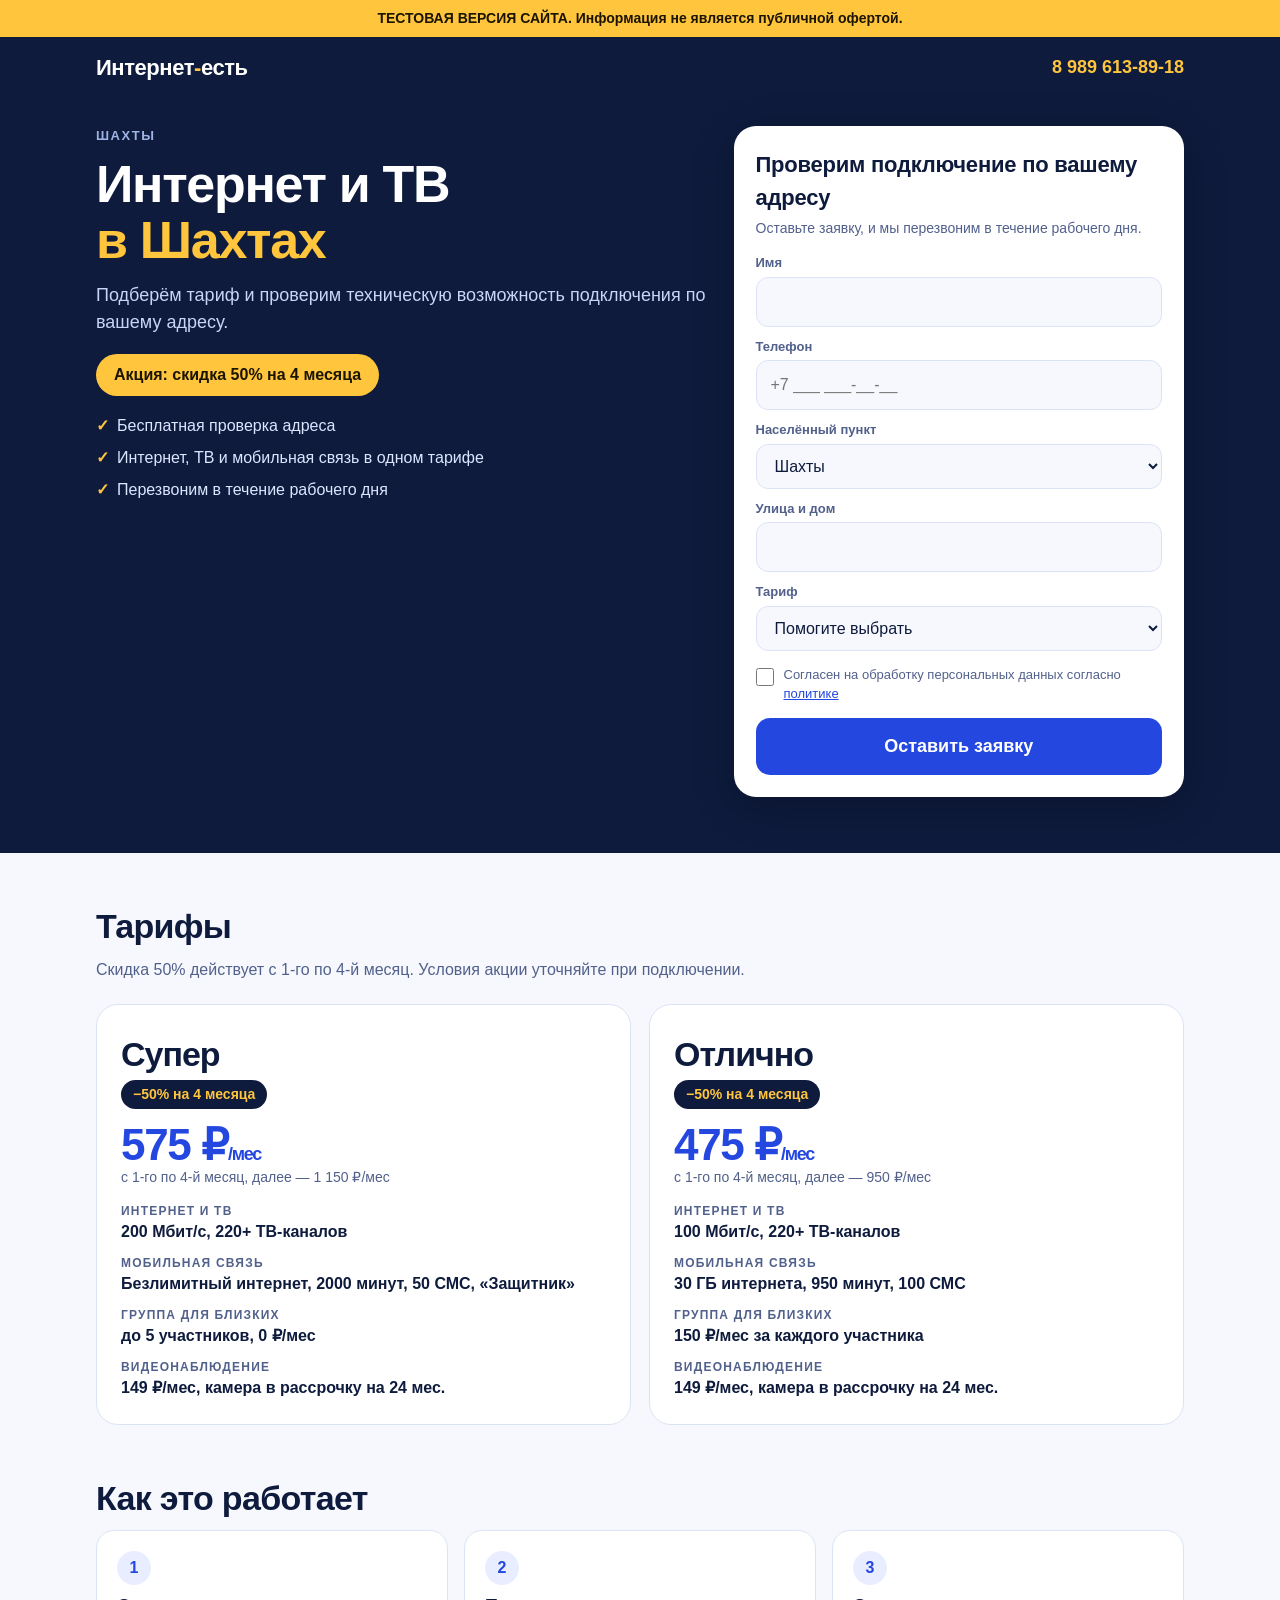
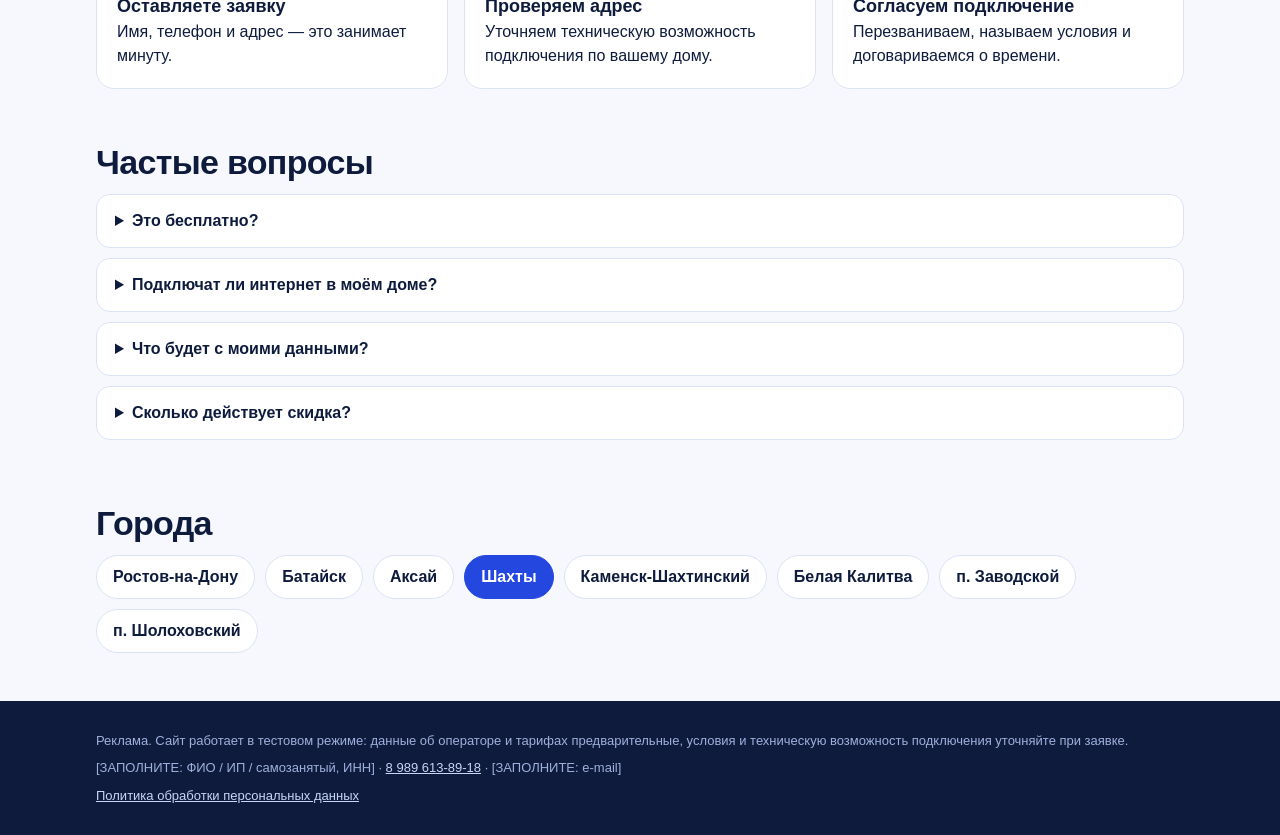
<file: city-shahty.html>
<!doctype html><html lang="ru"><head><meta charset="utf-8">
<meta name="viewport" content="width=device-width,initial-scale=1">
<meta name="robots" content="noindex,nofollow">
<title>Интернет и ТВ в Шахтах — заявка на подключение | Интернет-есть</title><meta name="description" content="Оставьте заявку на подключение домашнего интернета и ТВ в Шахтах. Проверим подключение по вашему адресу и перезвоним.">
<link rel="stylesheet" href="style.css"></head><body>
<div class="test">ТЕСТОВАЯ ВЕРСИЯ САЙТА. Информация не является публичной офертой.</div>
<header><div class="wrap"><a class="logo" href="index.html">Интернет<b>-</b>есть</a><a class="tel" href="tel:+79896138918">8 989 613-89-18</a></div></header>
<main>
<section class="hero"><div class="wrap"><div>
<div class="tag">Шахты</div><h1>Интернет и ТВ<br><span>в Шахтах</span></h1>
<p class="lead">Подберём тариф и проверим техническую возможность подключения по вашему адресу.</p>
<span class="pill">Акция: скидка 50% на 4 месяца</span>
<ul><li>Бесплатная проверка адреса</li><li>Интернет, ТВ и мобильная связь в одном тарифе</li><li>Перезвоним в течение рабочего дня</li></ul></div>
<form class="form" id="lead-form" novalidate>
<h2>Проверим подключение по вашему адресу</h2>
<p class="sub">Оставьте заявку, и мы перезвоним в течение рабочего дня.</p>
<label for="n">Имя</label><input id="n" name="name" type="text" autocomplete="name" required>
<label for="p">Телефон</label><input id="p" name="phone" type="tel" inputmode="tel" autocomplete="tel" placeholder="+7 ___ ___-__-__" required>
<label for="c">Населённый пункт</label><select id="c" name="city"><option>Ростов-на-Дону</option><option>Батайск</option><option>Аксай</option><option selected>Шахты</option><option>Каменск-Шахтинский</option><option>Белая Калитва</option><option>п. Заводской</option><option>п. Шолоховский</option><option>Другой населённый пункт Ростовской области</option></select>
<label for="a">Улица и дом</label><input id="a" name="address" type="text" autocomplete="street-address" required>
<label for="t">Тариф</label><select id="t" name="tariff"><option value="Помогите выбрать">Помогите выбрать</option><option value="Супер">Супер — 575 ₽/мес первые 4 мес.</option><option value="Отлично">Отлично — 475 ₽/мес первые 4 мес.</option></select>
<input class="hp" name="website" type="text" tabindex="-1" autocomplete="off" aria-hidden="true">
<label class="chk"><input type="checkbox" name="consent" value="1"><span>Согласен на обработку персональных данных согласно <a href="politika.html" target="_blank">политике</a></span></label>
<button class="cta" type="submit">Оставить заявку</button>
<div id="msg" class="msg" role="status" aria-live="polite"></div>
</form>
</div></section>
<section class="blk" id="tarify"><div class="wrap"><h2 class="t">Тарифы</h2><p class="sub2">Скидка 50% действует с 1-го по 4-й месяц. Условия акции уточняйте при подключении.</p><div class="cards"><article class="tc"><div><div class="nm">Супер</div><span class="chip">−50% на 4 месяца</span></div>
<div><div class="pr">575&nbsp;₽<small>/мес</small></div><div class="then">с 1-го по 4-й месяц, далее — 1 150&nbsp;₽/мес</div></div><dl><div><dt>Интернет и ТВ</dt><dd>200 Мбит/с, 220+ ТВ‑каналов</dd></div><div><dt>Мобильная связь</dt><dd>Безлимитный интернет, 2000 минут, 50 СМС, «Защитник»</dd></div><div><dt>Группа для близких</dt><dd>до 5 участников, 0 ₽/мес</dd></div><div><dt>Видеонаблюдение</dt><dd>149 ₽/мес, камера в рассрочку на 24 мес.</dd></div></dl></article><article class="tc"><div><div class="nm">Отлично</div><span class="chip">−50% на 4 месяца</span></div>
<div><div class="pr">475&nbsp;₽<small>/мес</small></div><div class="then">с 1-го по 4-й месяц, далее — 950&nbsp;₽/мес</div></div><dl><div><dt>Интернет и ТВ</dt><dd>100 Мбит/с, 220+ ТВ‑каналов</dd></div><div><dt>Мобильная связь</dt><dd>30 ГБ интернета, 950 минут, 100 СМС</dd></div><div><dt>Группа для близких</dt><dd>150 ₽/мес за каждого участника</dd></div><div><dt>Видеонаблюдение</dt><dd>149 ₽/мес, камера в рассрочку на 24 мес.</dd></div></dl></article></div></div></section>
<section class="blk" style="padding-top:0"><div class="wrap"><h2 class="t">Как это работает</h2><div class="steps">
<div class="st"><b>Оставляете заявку</b>Имя, телефон и адрес — это занимает минуту.</div>
<div class="st"><b>Проверяем адрес</b>Уточняем техническую возможность подключения по вашему дому.</div>
<div class="st"><b>Согласуем подключение</b>Перезваниваем, называем условия и договариваемся о времени.</div></div></div></section>
<section class="blk" style="padding-top:0"><div class="wrap"><h2 class="t">Частые вопросы</h2>
<details><summary>Это бесплатно?</summary><p>Заявка и проверка адреса бесплатны. Стоимость услуг указана в тарифах.</p></details>
<details><summary>Подключат ли интернет в моём доме?</summary><p>Зависит от адреса. Мы проверим техническую возможность и сообщим результат по телефону.</p></details>
<details><summary>Что будет с моими данными?</summary><p>Мы используем их только для связи по заявке. Подробнее в <a href="politika.html">политике обработки данных</a>.</p></details>
<details><summary>Сколько действует скидка?</summary><p>Скидка 50% действует с 1-го по 4-й месяц, далее применяется обычная стоимость тарифа.</p></details></div></section>
<section class="blk" style="padding-top:0"><div class="wrap"><h2 class="t">Города</h2><div class="cities"><a href="city-rostov-na-donu.html">Ростов-на-Дону</a><a href="city-bataysk.html">Батайск</a><a href="city-aksay.html">Аксай</a><a href="city-shahty.html" class=cur>Шахты</a><a href="city-kamensk-shahtinskiy.html">Каменск-Шахтинский</a><a href="city-belaya-kalitva.html">Белая Калитва</a><a href="city-zavodskoy.html">п. Заводской</a><a href="city-sholohovskiy.html">п. Шолоховский</a></div></div></section>
</main>
<footer><div class="wrap"><div>Реклама. Сайт работает в тестовом режиме: данные об операторе и тарифах предварительные, условия и техническую возможность подключения уточняйте при заявке.</div>
<p>[ЗАПОЛНИТЕ: ФИО / ИП / самозанятый, ИНН] · <a href="tel:+79896138918">8 989 613-89-18</a> · [ЗАПОЛНИТЕ: e-mail]</p>
<p><a href="politika.html">Политика обработки персональных данных</a></p></div></footer>
<script src="config.js"></script><script src="app.js"></script>
</body></html>
</file>
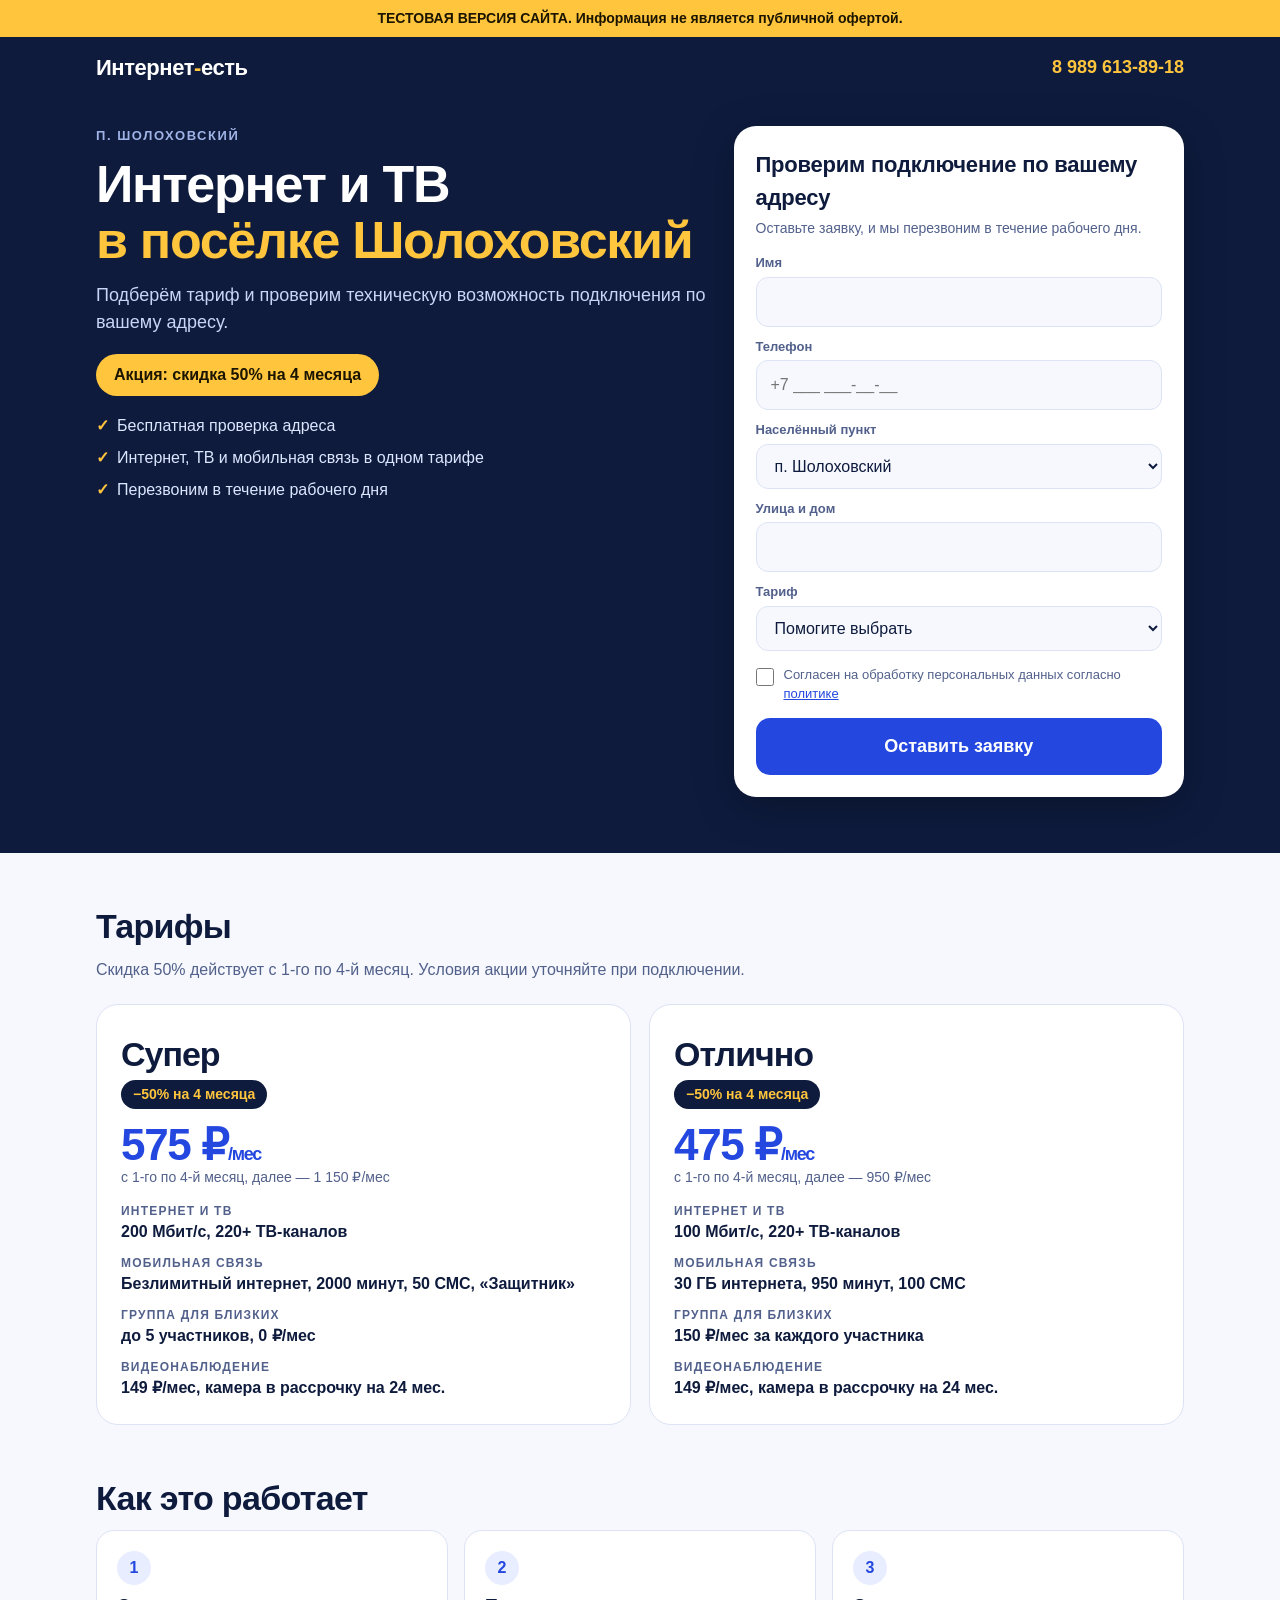
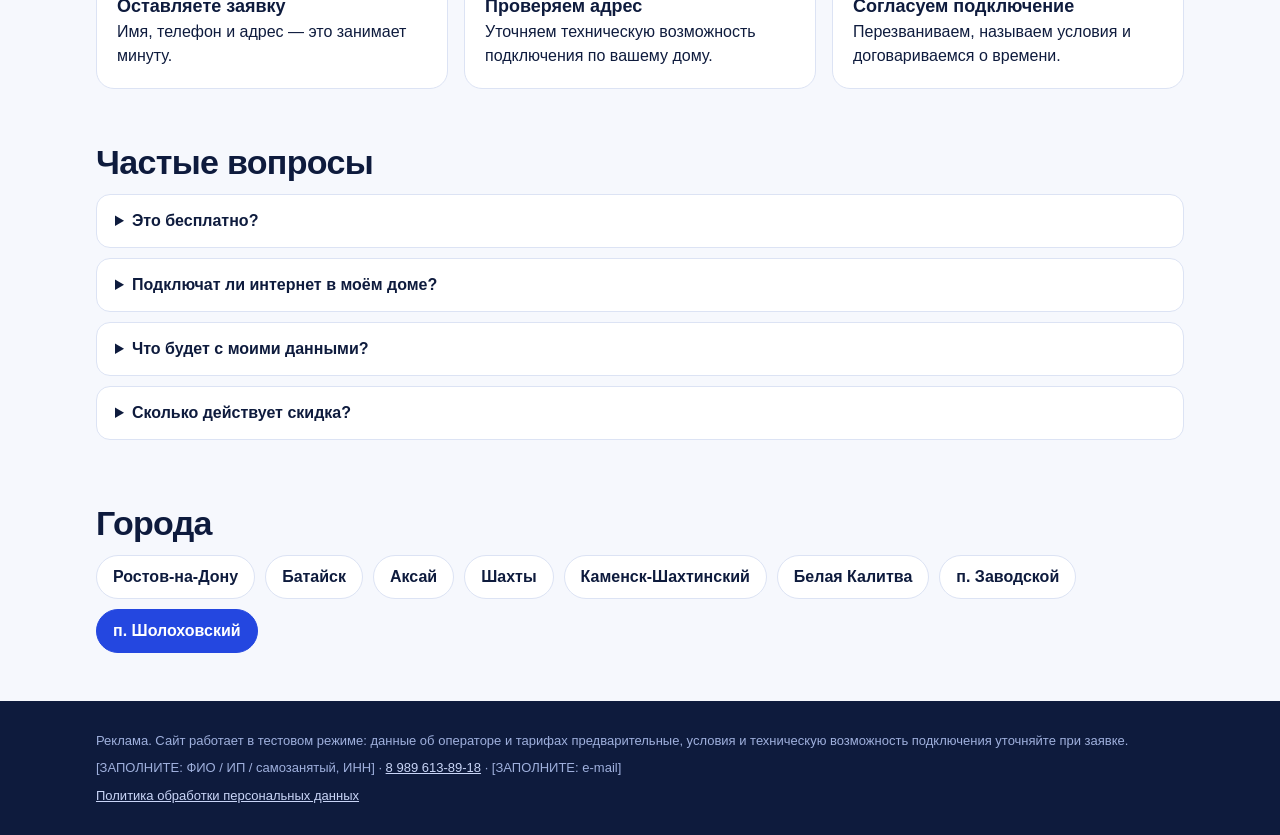
<file: city-sholohovskiy.html>
<!doctype html><html lang="ru"><head><meta charset="utf-8">
<meta name="viewport" content="width=device-width,initial-scale=1">
<meta name="robots" content="noindex,nofollow">
<title>Интернет и ТВ в посёлке Шолоховский — заявка на подключение | Интернет-есть</title><meta name="description" content="Оставьте заявку на подключение домашнего интернета и ТВ в посёлке Шолоховский. Проверим подключение по вашему адресу и перезвоним.">
<link rel="stylesheet" href="style.css"></head><body>
<div class="test">ТЕСТОВАЯ ВЕРСИЯ САЙТА. Информация не является публичной офертой.</div>
<header><div class="wrap"><a class="logo" href="index.html">Интернет<b>-</b>есть</a><a class="tel" href="tel:+79896138918">8 989 613-89-18</a></div></header>
<main>
<section class="hero"><div class="wrap"><div>
<div class="tag">п. Шолоховский</div><h1>Интернет и ТВ<br><span>в посёлке Шолоховский</span></h1>
<p class="lead">Подберём тариф и проверим техническую возможность подключения по вашему адресу.</p>
<span class="pill">Акция: скидка 50% на 4 месяца</span>
<ul><li>Бесплатная проверка адреса</li><li>Интернет, ТВ и мобильная связь в одном тарифе</li><li>Перезвоним в течение рабочего дня</li></ul></div>
<form class="form" id="lead-form" novalidate>
<h2>Проверим подключение по вашему адресу</h2>
<p class="sub">Оставьте заявку, и мы перезвоним в течение рабочего дня.</p>
<label for="n">Имя</label><input id="n" name="name" type="text" autocomplete="name" required>
<label for="p">Телефон</label><input id="p" name="phone" type="tel" inputmode="tel" autocomplete="tel" placeholder="+7 ___ ___-__-__" required>
<label for="c">Населённый пункт</label><select id="c" name="city"><option>Ростов-на-Дону</option><option>Батайск</option><option>Аксай</option><option>Шахты</option><option>Каменск-Шахтинский</option><option>Белая Калитва</option><option>п. Заводской</option><option selected>п. Шолоховский</option><option>Другой населённый пункт Ростовской области</option></select>
<label for="a">Улица и дом</label><input id="a" name="address" type="text" autocomplete="street-address" required>
<label for="t">Тариф</label><select id="t" name="tariff"><option value="Помогите выбрать">Помогите выбрать</option><option value="Супер">Супер — 575 ₽/мес первые 4 мес.</option><option value="Отлично">Отлично — 475 ₽/мес первые 4 мес.</option></select>
<input class="hp" name="website" type="text" tabindex="-1" autocomplete="off" aria-hidden="true">
<label class="chk"><input type="checkbox" name="consent" value="1"><span>Согласен на обработку персональных данных согласно <a href="politika.html" target="_blank">политике</a></span></label>
<button class="cta" type="submit">Оставить заявку</button>
<div id="msg" class="msg" role="status" aria-live="polite"></div>
</form>
</div></section>
<section class="blk" id="tarify"><div class="wrap"><h2 class="t">Тарифы</h2><p class="sub2">Скидка 50% действует с 1-го по 4-й месяц. Условия акции уточняйте при подключении.</p><div class="cards"><article class="tc"><div><div class="nm">Супер</div><span class="chip">−50% на 4 месяца</span></div>
<div><div class="pr">575&nbsp;₽<small>/мес</small></div><div class="then">с 1-го по 4-й месяц, далее — 1 150&nbsp;₽/мес</div></div><dl><div><dt>Интернет и ТВ</dt><dd>200 Мбит/с, 220+ ТВ‑каналов</dd></div><div><dt>Мобильная связь</dt><dd>Безлимитный интернет, 2000 минут, 50 СМС, «Защитник»</dd></div><div><dt>Группа для близких</dt><dd>до 5 участников, 0 ₽/мес</dd></div><div><dt>Видеонаблюдение</dt><dd>149 ₽/мес, камера в рассрочку на 24 мес.</dd></div></dl></article><article class="tc"><div><div class="nm">Отлично</div><span class="chip">−50% на 4 месяца</span></div>
<div><div class="pr">475&nbsp;₽<small>/мес</small></div><div class="then">с 1-го по 4-й месяц, далее — 950&nbsp;₽/мес</div></div><dl><div><dt>Интернет и ТВ</dt><dd>100 Мбит/с, 220+ ТВ‑каналов</dd></div><div><dt>Мобильная связь</dt><dd>30 ГБ интернета, 950 минут, 100 СМС</dd></div><div><dt>Группа для близких</dt><dd>150 ₽/мес за каждого участника</dd></div><div><dt>Видеонаблюдение</dt><dd>149 ₽/мес, камера в рассрочку на 24 мес.</dd></div></dl></article></div></div></section>
<section class="blk" style="padding-top:0"><div class="wrap"><h2 class="t">Как это работает</h2><div class="steps">
<div class="st"><b>Оставляете заявку</b>Имя, телефон и адрес — это занимает минуту.</div>
<div class="st"><b>Проверяем адрес</b>Уточняем техническую возможность подключения по вашему дому.</div>
<div class="st"><b>Согласуем подключение</b>Перезваниваем, называем условия и договариваемся о времени.</div></div></div></section>
<section class="blk" style="padding-top:0"><div class="wrap"><h2 class="t">Частые вопросы</h2>
<details><summary>Это бесплатно?</summary><p>Заявка и проверка адреса бесплатны. Стоимость услуг указана в тарифах.</p></details>
<details><summary>Подключат ли интернет в моём доме?</summary><p>Зависит от адреса. Мы проверим техническую возможность и сообщим результат по телефону.</p></details>
<details><summary>Что будет с моими данными?</summary><p>Мы используем их только для связи по заявке. Подробнее в <a href="politika.html">политике обработки данных</a>.</p></details>
<details><summary>Сколько действует скидка?</summary><p>Скидка 50% действует с 1-го по 4-й месяц, далее применяется обычная стоимость тарифа.</p></details></div></section>
<section class="blk" style="padding-top:0"><div class="wrap"><h2 class="t">Города</h2><div class="cities"><a href="city-rostov-na-donu.html">Ростов-на-Дону</a><a href="city-bataysk.html">Батайск</a><a href="city-aksay.html">Аксай</a><a href="city-shahty.html">Шахты</a><a href="city-kamensk-shahtinskiy.html">Каменск-Шахтинский</a><a href="city-belaya-kalitva.html">Белая Калитва</a><a href="city-zavodskoy.html">п. Заводской</a><a href="city-sholohovskiy.html" class=cur>п. Шолоховский</a></div></div></section>
</main>
<footer><div class="wrap"><div>Реклама. Сайт работает в тестовом режиме: данные об операторе и тарифах предварительные, условия и техническую возможность подключения уточняйте при заявке.</div>
<p>[ЗАПОЛНИТЕ: ФИО / ИП / самозанятый, ИНН] · <a href="tel:+79896138918">8 989 613-89-18</a> · [ЗАПОЛНИТЕ: e-mail]</p>
<p><a href="politika.html">Политика обработки персональных данных</a></p></div></footer>
<script src="config.js"></script><script src="app.js"></script>
</body></html>
</file>
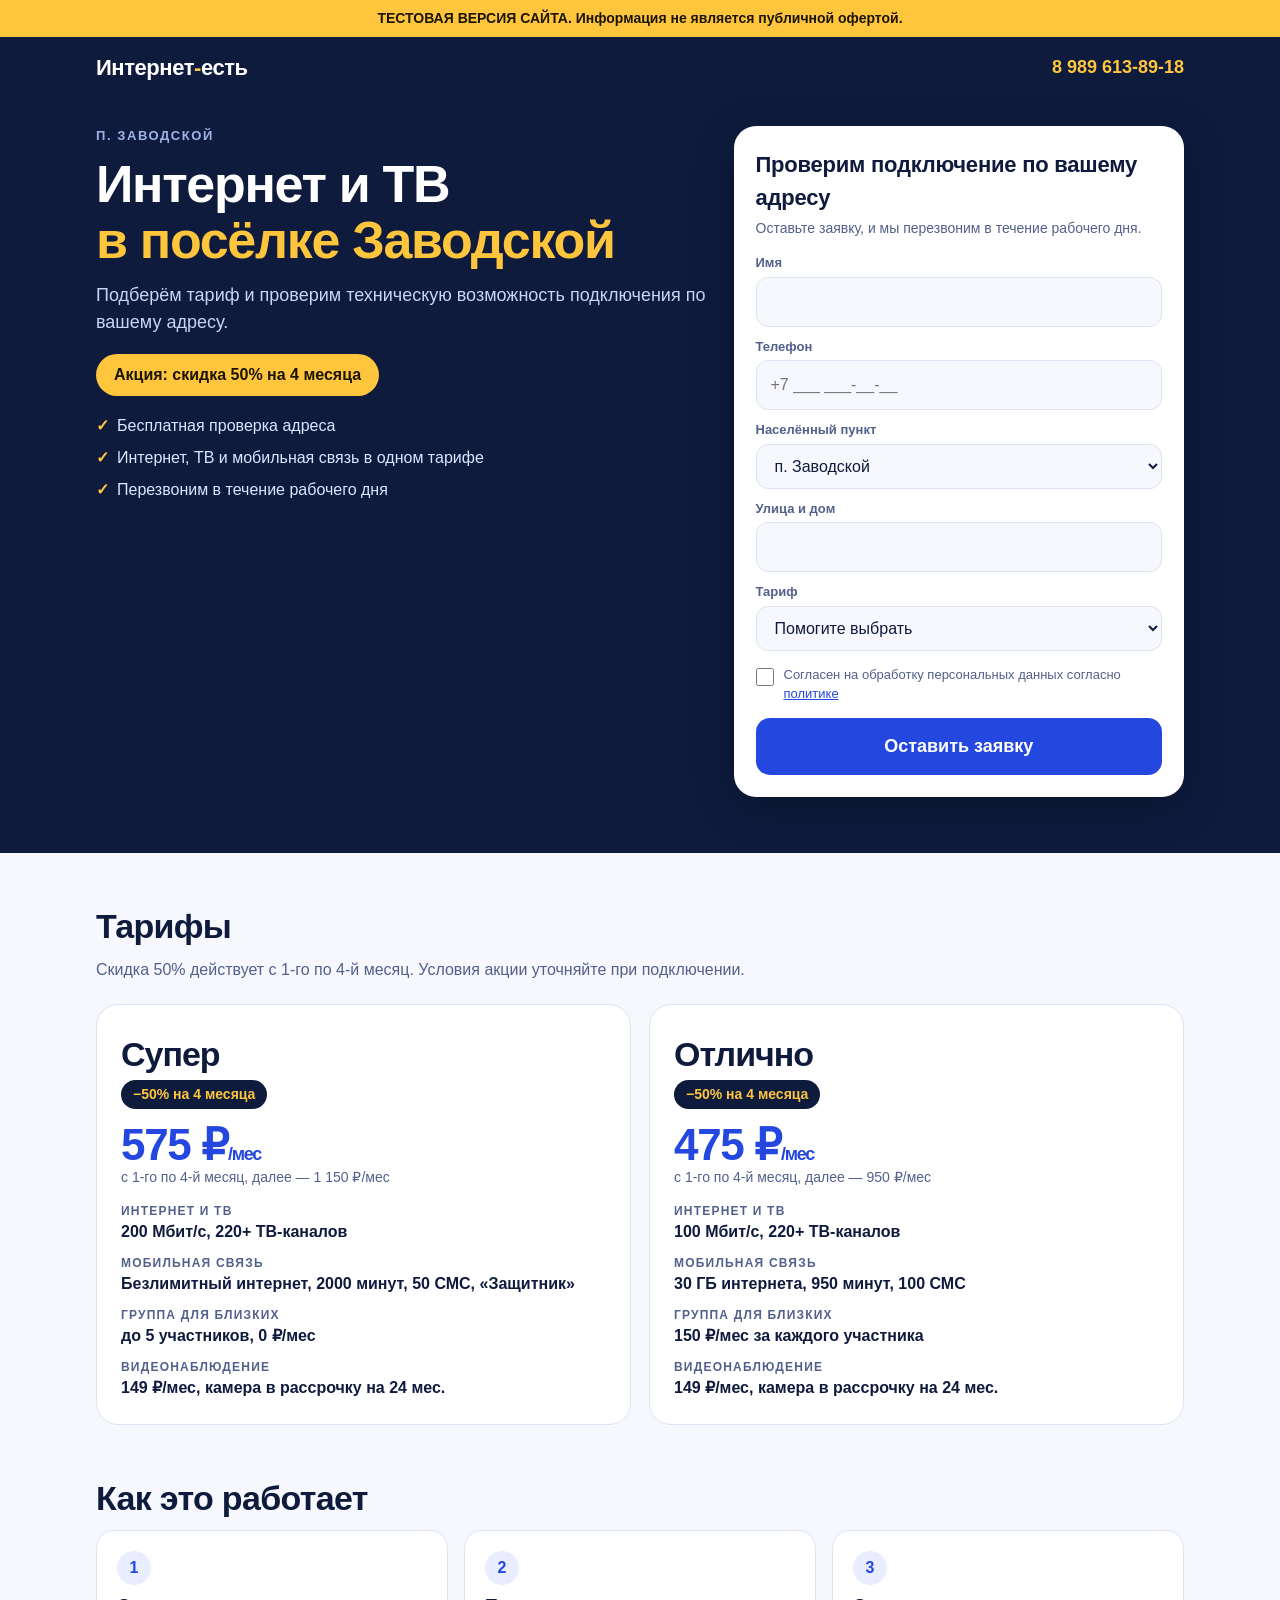
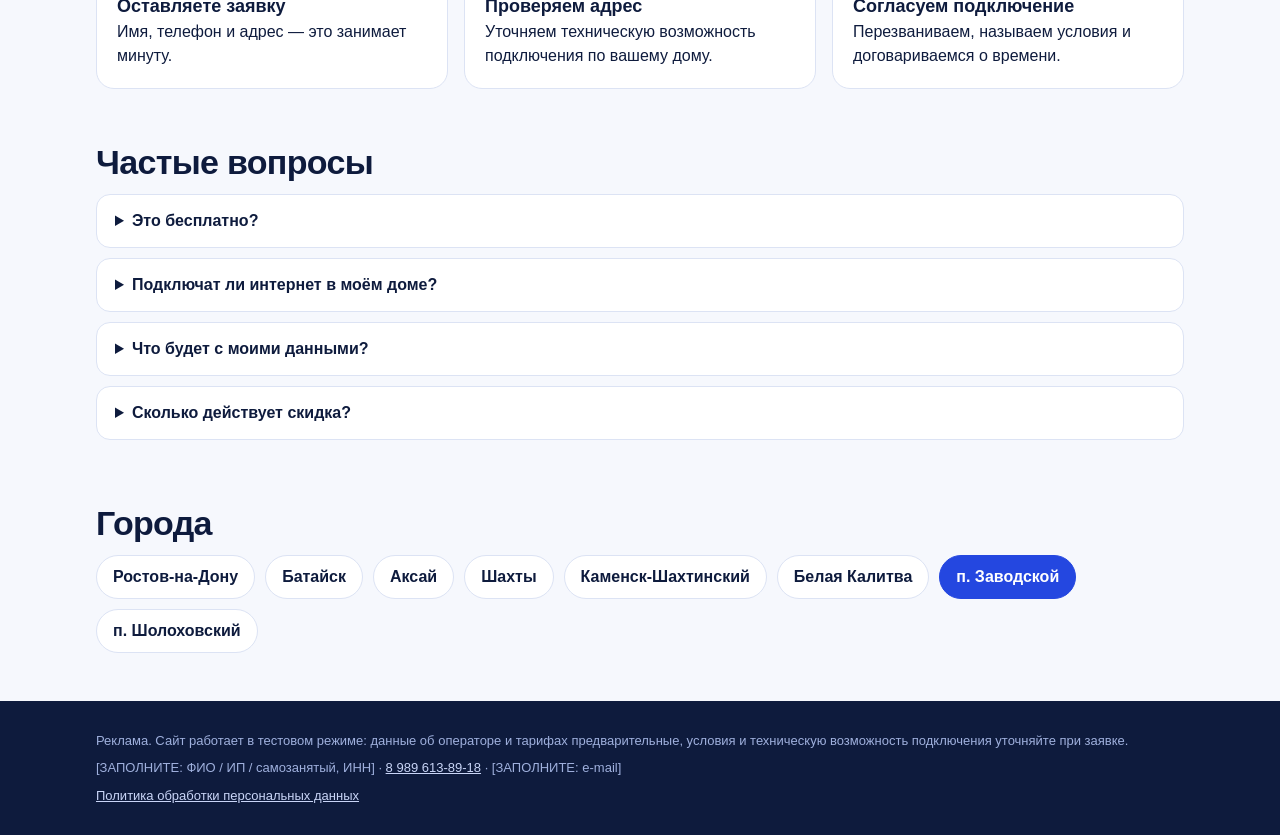
<file: city-zavodskoy.html>
<!doctype html><html lang="ru"><head><meta charset="utf-8">
<meta name="viewport" content="width=device-width,initial-scale=1">
<meta name="robots" content="noindex,nofollow">
<title>Интернет и ТВ в посёлке Заводской — заявка на подключение | Интернет-есть</title><meta name="description" content="Оставьте заявку на подключение домашнего интернета и ТВ в посёлке Заводской. Проверим подключение по вашему адресу и перезвоним.">
<link rel="stylesheet" href="style.css"></head><body>
<div class="test">ТЕСТОВАЯ ВЕРСИЯ САЙТА. Информация не является публичной офертой.</div>
<header><div class="wrap"><a class="logo" href="index.html">Интернет<b>-</b>есть</a><a class="tel" href="tel:+79896138918">8 989 613-89-18</a></div></header>
<main>
<section class="hero"><div class="wrap"><div>
<div class="tag">п. Заводской</div><h1>Интернет и ТВ<br><span>в посёлке Заводской</span></h1>
<p class="lead">Подберём тариф и проверим техническую возможность подключения по вашему адресу.</p>
<span class="pill">Акция: скидка 50% на 4 месяца</span>
<ul><li>Бесплатная проверка адреса</li><li>Интернет, ТВ и мобильная связь в одном тарифе</li><li>Перезвоним в течение рабочего дня</li></ul></div>
<form class="form" id="lead-form" novalidate>
<h2>Проверим подключение по вашему адресу</h2>
<p class="sub">Оставьте заявку, и мы перезвоним в течение рабочего дня.</p>
<label for="n">Имя</label><input id="n" name="name" type="text" autocomplete="name" required>
<label for="p">Телефон</label><input id="p" name="phone" type="tel" inputmode="tel" autocomplete="tel" placeholder="+7 ___ ___-__-__" required>
<label for="c">Населённый пункт</label><select id="c" name="city"><option>Ростов-на-Дону</option><option>Батайск</option><option>Аксай</option><option>Шахты</option><option>Каменск-Шахтинский</option><option>Белая Калитва</option><option selected>п. Заводской</option><option>п. Шолоховский</option><option>Другой населённый пункт Ростовской области</option></select>
<label for="a">Улица и дом</label><input id="a" name="address" type="text" autocomplete="street-address" required>
<label for="t">Тариф</label><select id="t" name="tariff"><option value="Помогите выбрать">Помогите выбрать</option><option value="Супер">Супер — 575 ₽/мес первые 4 мес.</option><option value="Отлично">Отлично — 475 ₽/мес первые 4 мес.</option></select>
<input class="hp" name="website" type="text" tabindex="-1" autocomplete="off" aria-hidden="true">
<label class="chk"><input type="checkbox" name="consent" value="1"><span>Согласен на обработку персональных данных согласно <a href="politika.html" target="_blank">политике</a></span></label>
<button class="cta" type="submit">Оставить заявку</button>
<div id="msg" class="msg" role="status" aria-live="polite"></div>
</form>
</div></section>
<section class="blk" id="tarify"><div class="wrap"><h2 class="t">Тарифы</h2><p class="sub2">Скидка 50% действует с 1-го по 4-й месяц. Условия акции уточняйте при подключении.</p><div class="cards"><article class="tc"><div><div class="nm">Супер</div><span class="chip">−50% на 4 месяца</span></div>
<div><div class="pr">575&nbsp;₽<small>/мес</small></div><div class="then">с 1-го по 4-й месяц, далее — 1 150&nbsp;₽/мес</div></div><dl><div><dt>Интернет и ТВ</dt><dd>200 Мбит/с, 220+ ТВ‑каналов</dd></div><div><dt>Мобильная связь</dt><dd>Безлимитный интернет, 2000 минут, 50 СМС, «Защитник»</dd></div><div><dt>Группа для близких</dt><dd>до 5 участников, 0 ₽/мес</dd></div><div><dt>Видеонаблюдение</dt><dd>149 ₽/мес, камера в рассрочку на 24 мес.</dd></div></dl></article><article class="tc"><div><div class="nm">Отлично</div><span class="chip">−50% на 4 месяца</span></div>
<div><div class="pr">475&nbsp;₽<small>/мес</small></div><div class="then">с 1-го по 4-й месяц, далее — 950&nbsp;₽/мес</div></div><dl><div><dt>Интернет и ТВ</dt><dd>100 Мбит/с, 220+ ТВ‑каналов</dd></div><div><dt>Мобильная связь</dt><dd>30 ГБ интернета, 950 минут, 100 СМС</dd></div><div><dt>Группа для близких</dt><dd>150 ₽/мес за каждого участника</dd></div><div><dt>Видеонаблюдение</dt><dd>149 ₽/мес, камера в рассрочку на 24 мес.</dd></div></dl></article></div></div></section>
<section class="blk" style="padding-top:0"><div class="wrap"><h2 class="t">Как это работает</h2><div class="steps">
<div class="st"><b>Оставляете заявку</b>Имя, телефон и адрес — это занимает минуту.</div>
<div class="st"><b>Проверяем адрес</b>Уточняем техническую возможность подключения по вашему дому.</div>
<div class="st"><b>Согласуем подключение</b>Перезваниваем, называем условия и договариваемся о времени.</div></div></div></section>
<section class="blk" style="padding-top:0"><div class="wrap"><h2 class="t">Частые вопросы</h2>
<details><summary>Это бесплатно?</summary><p>Заявка и проверка адреса бесплатны. Стоимость услуг указана в тарифах.</p></details>
<details><summary>Подключат ли интернет в моём доме?</summary><p>Зависит от адреса. Мы проверим техническую возможность и сообщим результат по телефону.</p></details>
<details><summary>Что будет с моими данными?</summary><p>Мы используем их только для связи по заявке. Подробнее в <a href="politika.html">политике обработки данных</a>.</p></details>
<details><summary>Сколько действует скидка?</summary><p>Скидка 50% действует с 1-го по 4-й месяц, далее применяется обычная стоимость тарифа.</p></details></div></section>
<section class="blk" style="padding-top:0"><div class="wrap"><h2 class="t">Города</h2><div class="cities"><a href="city-rostov-na-donu.html">Ростов-на-Дону</a><a href="city-bataysk.html">Батайск</a><a href="city-aksay.html">Аксай</a><a href="city-shahty.html">Шахты</a><a href="city-kamensk-shahtinskiy.html">Каменск-Шахтинский</a><a href="city-belaya-kalitva.html">Белая Калитва</a><a href="city-zavodskoy.html" class=cur>п. Заводской</a><a href="city-sholohovskiy.html">п. Шолоховский</a></div></div></section>
</main>
<footer><div class="wrap"><div>Реклама. Сайт работает в тестовом режиме: данные об операторе и тарифах предварительные, условия и техническую возможность подключения уточняйте при заявке.</div>
<p>[ЗАПОЛНИТЕ: ФИО / ИП / самозанятый, ИНН] · <a href="tel:+79896138918">8 989 613-89-18</a> · [ЗАПОЛНИТЕ: e-mail]</p>
<p><a href="politika.html">Политика обработки персональных данных</a></p></div></footer>
<script src="config.js"></script><script src="app.js"></script>
</body></html>
</file>
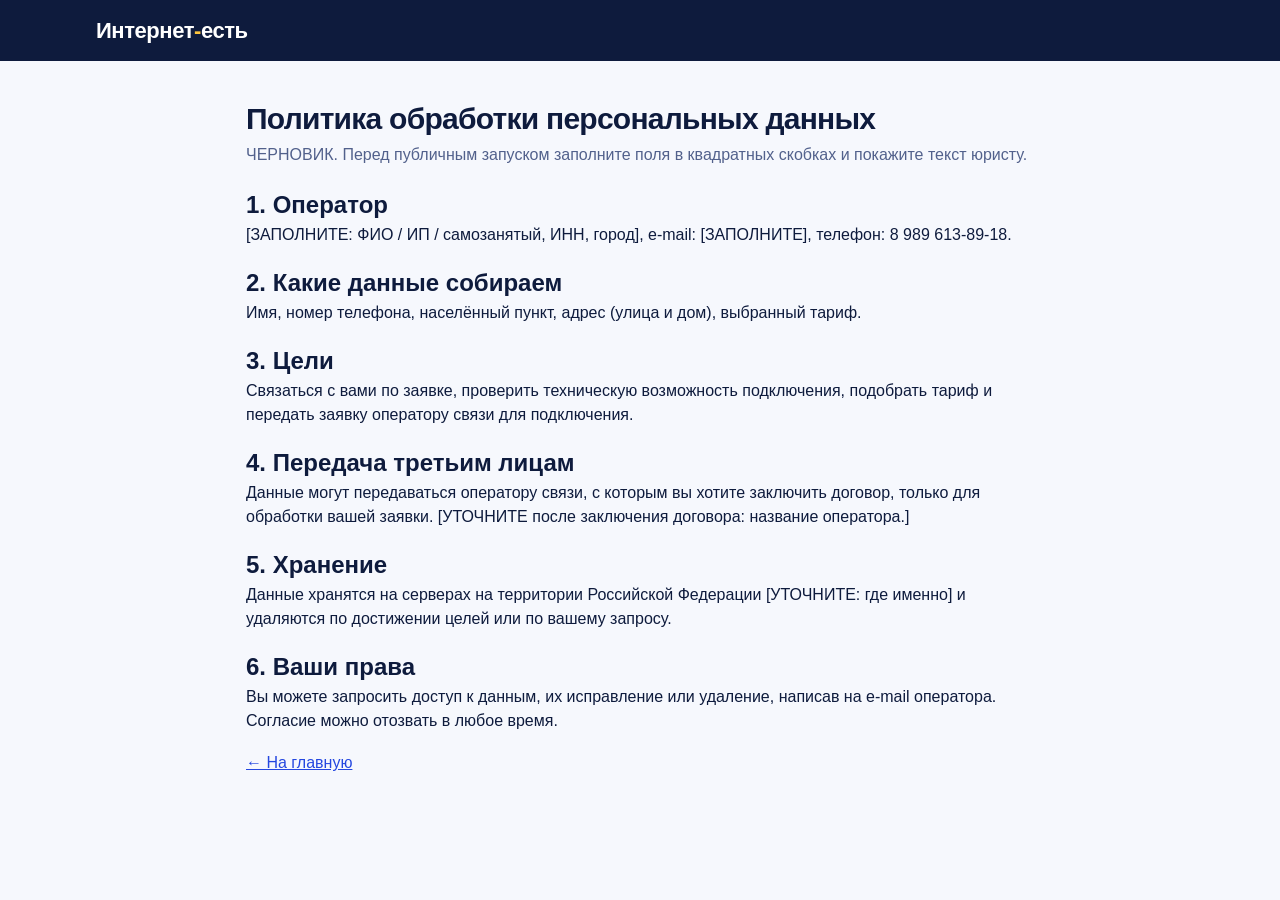
<file: politika.html>
<!doctype html><html lang="ru"><head><meta charset="utf-8"><meta name="viewport" content="width=device-width,initial-scale=1"><meta name="robots" content="noindex"><title>Политика обработки персональных данных</title>
<link rel="stylesheet" href="style.css"></head><body>
<header><div class="wrap"><a class="logo" href="index.html">Интернет<b>-</b>есть</a></div></header>
<main class="wrap" style="padding:32px 16px;max-width:820px">
<h1 style="font-size:30px">Политика обработки персональных данных</h1>
<p style="color:var(--mut);margin:8px 0 20px">ЧЕРНОВИК. Перед публичным запуском заполните поля в квадратных скобках и покажите текст юристу.</p>
<h2>1. Оператор</h2><p>[ЗАПОЛНИТЕ: ФИО / ИП / самозанятый, ИНН, город], e-mail: [ЗАПОЛНИТЕ], телефон: 8 989 613-89-18.</p>
<h2 style="margin-top:18px">2. Какие данные собираем</h2><p>Имя, номер телефона, населённый пункт, адрес (улица и дом), выбранный тариф.</p>
<h2 style="margin-top:18px">3. Цели</h2><p>Связаться с вами по заявке, проверить техническую возможность подключения, подобрать тариф и передать заявку оператору связи для подключения.</p>
<h2 style="margin-top:18px">4. Передача третьим лицам</h2><p>Данные могут передаваться оператору связи, с которым вы хотите заключить договор, только для обработки вашей заявки. [УТОЧНИТЕ после заключения договора: название оператора.]</p>
<h2 style="margin-top:18px">5. Хранение</h2><p>Данные хранятся на серверах на территории Российской Федерации [УТОЧНИТЕ: где именно] и удаляются по достижении целей или по вашему запросу.</p>
<h2 style="margin-top:18px">6. Ваши права</h2><p>Вы можете запросить доступ к данным, их исправление или удаление, написав на e-mail оператора. Согласие можно отозвать в любое время.</p>
<p style="margin-top:18px"><a href="index.html">← На главную</a></p></main></body></html>
</file>
<file: style.css>
:root{--bg:#F6F8FD;--ink:#0E1B3D;--mut:#52618C;--card:#fff;--line:#DCE3F4;--blue:#2447E0;--navy:#0E1B3D;--yel:#FFC53D;--tint:#E8EEFF;--ok:#12805C;--err:#C62828}
@media(prefers-color-scheme:dark){:root{--bg:#0B1430;--ink:#EEF2FF;--mut:#9FB0DD;--card:#13204A;--line:#27386F;--blue:#7E9BFF;--tint:#182859}}
*{box-sizing:border-box;margin:0}
html{scroll-behavior:smooth}
body{font-family:Inter,'Segoe UI',Roboto,Arial,sans-serif;background:var(--bg);color:var(--ink);line-height:1.5;-webkit-text-size-adjust:100%}
a{color:var(--blue)}
.wrap{max-width:1120px;margin:0 auto;padding:0 16px}
.test{background:var(--yel);color:#1B1500;text-align:center;font-weight:700;font-size:14px;padding:8px 12px}
header{background:var(--navy);color:#fff}
header .wrap{display:flex;align-items:center;justify-content:space-between;gap:12px;padding-top:14px;padding-bottom:14px}
.logo{font-weight:900;font-size:22px;letter-spacing:-.02em;color:#fff;text-decoration:none}
.logo b{color:var(--yel)}
.tel{color:var(--yel);font-weight:800;text-decoration:none;font-size:18px;white-space:nowrap}
.hero{background:var(--navy);color:#fff;padding:28px 0 56px}
.hero .wrap{display:grid;gap:28px}
.tag{font-size:13px;font-weight:700;letter-spacing:.12em;text-transform:uppercase;color:#9FB3E6}
h1{font-size:clamp(30px,6vw,52px);line-height:1.08;font-weight:900;letter-spacing:-.025em;margin-top:10px}
h1 span{color:var(--yel)}
.lead{margin-top:14px;color:#C9D5F7;font-size:18px;max-width:34em}
.pill{display:inline-block;margin-top:18px;background:var(--yel);color:#1B1500;border-radius:999px;padding:9px 18px;font-weight:800}
.hero ul{list-style:none;padding:0;margin-top:18px;display:grid;gap:8px;color:#DCE6FF}
.hero li::before{content:'✓';color:var(--yel);font-weight:900;margin-right:8px}
.form{background:var(--card);color:var(--ink);border-radius:22px;padding:22px;box-shadow:0 10px 40px rgba(0,0,0,.25)}
.form h2{font-size:22px;letter-spacing:-.01em}
.form p.sub{color:var(--mut);font-size:14px;margin:4px 0 14px}
label{display:block;font-size:13px;font-weight:700;color:var(--mut);margin:10px 0 4px}
input[type=text],input[type=tel],select{width:100%;font:inherit;font-size:16px;padding:12px 14px;border:1.5px solid var(--line);border-radius:12px;background:var(--bg);color:var(--ink)}
input:focus,select:focus{outline:2px solid var(--blue);border-color:var(--blue)}
.chk{display:flex;gap:10px;align-items:flex-start;font-size:13px;color:var(--mut);margin:14px 0;font-weight:400}
.chk input{margin-top:3px;width:18px;height:18px;flex:none}
button.cta{width:100%;font:inherit;font-size:18px;font-weight:800;background:var(--blue);color:#fff;border:0;border-radius:14px;padding:15px;cursor:pointer}
button.cta:disabled{opacity:.6;cursor:wait}
.msg{margin-top:12px;font-size:14px;font-weight:600;display:none;padding:10px 12px;border-radius:10px}
.msg.ok{display:block;background:#E3F6EE;color:var(--ok)}
.msg.err{display:block;background:#FDECEC;color:var(--err)}
.hp{position:absolute;left:-9999px;opacity:0}
section.blk{padding:48px 0}
h2.t{font-size:clamp(24px,4vw,34px);letter-spacing:-.02em;margin-bottom:6px}
.sub2{color:var(--mut);margin-bottom:22px}
.cards{display:grid;gap:18px}
.tc{background:var(--card);border:1px solid var(--line);border-radius:22px;padding:24px;display:grid;gap:14px}
.tc .nm{font-size:34px;font-weight:900;letter-spacing:-.03em}
.chip{display:inline-block;background:var(--navy);color:var(--yel);border-radius:999px;padding:4px 12px;font-weight:800;font-size:14px}
.pr{font-size:44px;font-weight:900;color:var(--blue);letter-spacing:-.03em;line-height:1}
.pr small{font-size:18px}
.then{color:var(--mut);font-size:14px}
.tc dl{display:grid;gap:10px}
.tc dt{font-size:12px;font-weight:800;letter-spacing:.1em;text-transform:uppercase;color:var(--mut)}
.tc dd{margin:0;font-weight:600}
.steps{display:grid;gap:16px;counter-reset:s}
.st{background:var(--card);border:1px solid var(--line);border-radius:18px;padding:20px}
.st::before{counter-increment:s;content:counter(s);display:inline-grid;place-items:center;width:34px;height:34px;border-radius:50%;background:var(--tint);color:var(--blue);font-weight:900;margin-bottom:8px}
.st b{display:block;font-size:18px}
details{background:var(--card);border:1px solid var(--line);border-radius:14px;padding:14px 18px;margin-bottom:10px}
summary{font-weight:700;cursor:pointer}
details p{margin-top:8px;color:var(--mut)}
.cities{display:flex;flex-wrap:wrap;gap:10px}
.cities a{background:var(--card);border:1px solid var(--line);border-radius:999px;padding:9px 16px;text-decoration:none;font-weight:600;color:var(--ink)}
.cities a:hover,.cities a.cur{background:var(--blue);color:#fff;border-color:var(--blue)}
footer{background:var(--navy);color:#9FB0DD;padding:30px 0;font-size:13px}
footer a{color:#C9D5F7}
footer p{margin-top:8px}
@media(min-width:860px){.hero .wrap{grid-template-columns:1.15fr .85fr;align-items:start}.cards{grid-template-columns:1fr 1fr}.steps{grid-template-columns:repeat(3,1fr)}}
</file>
